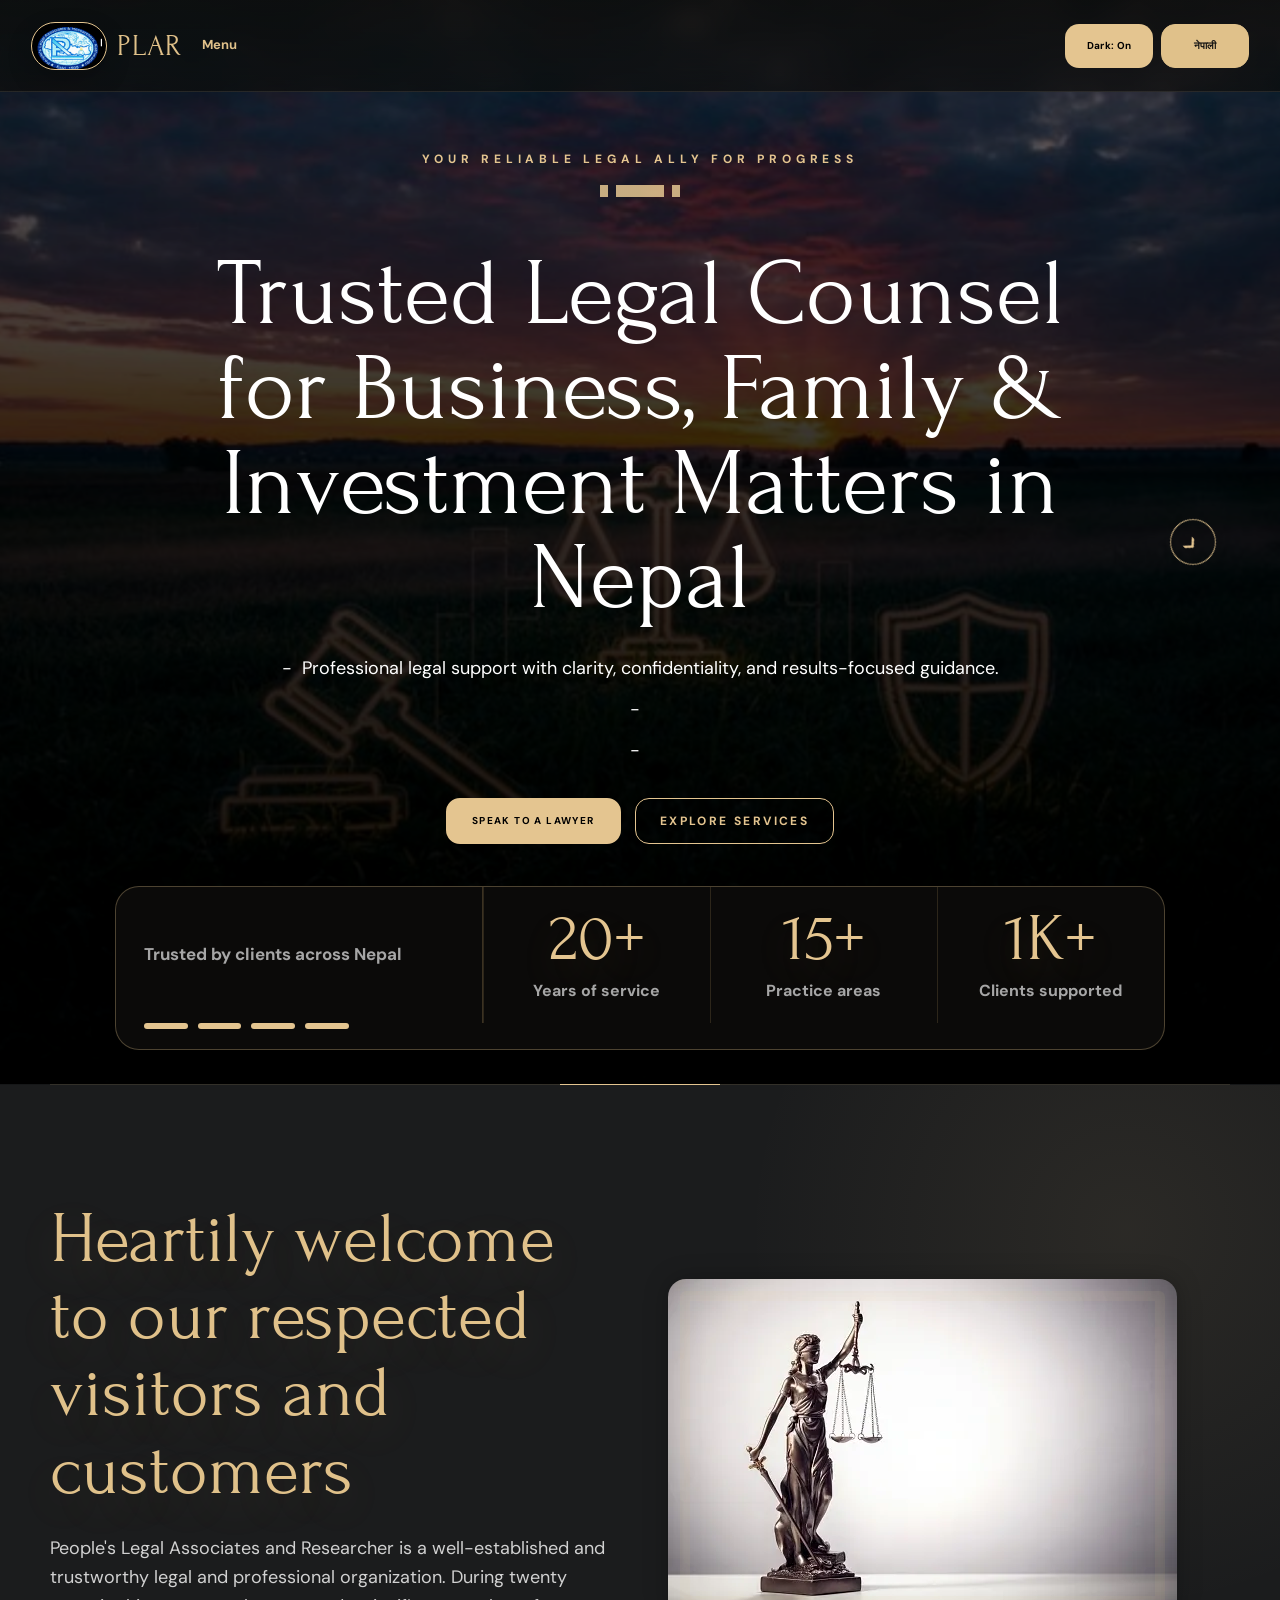
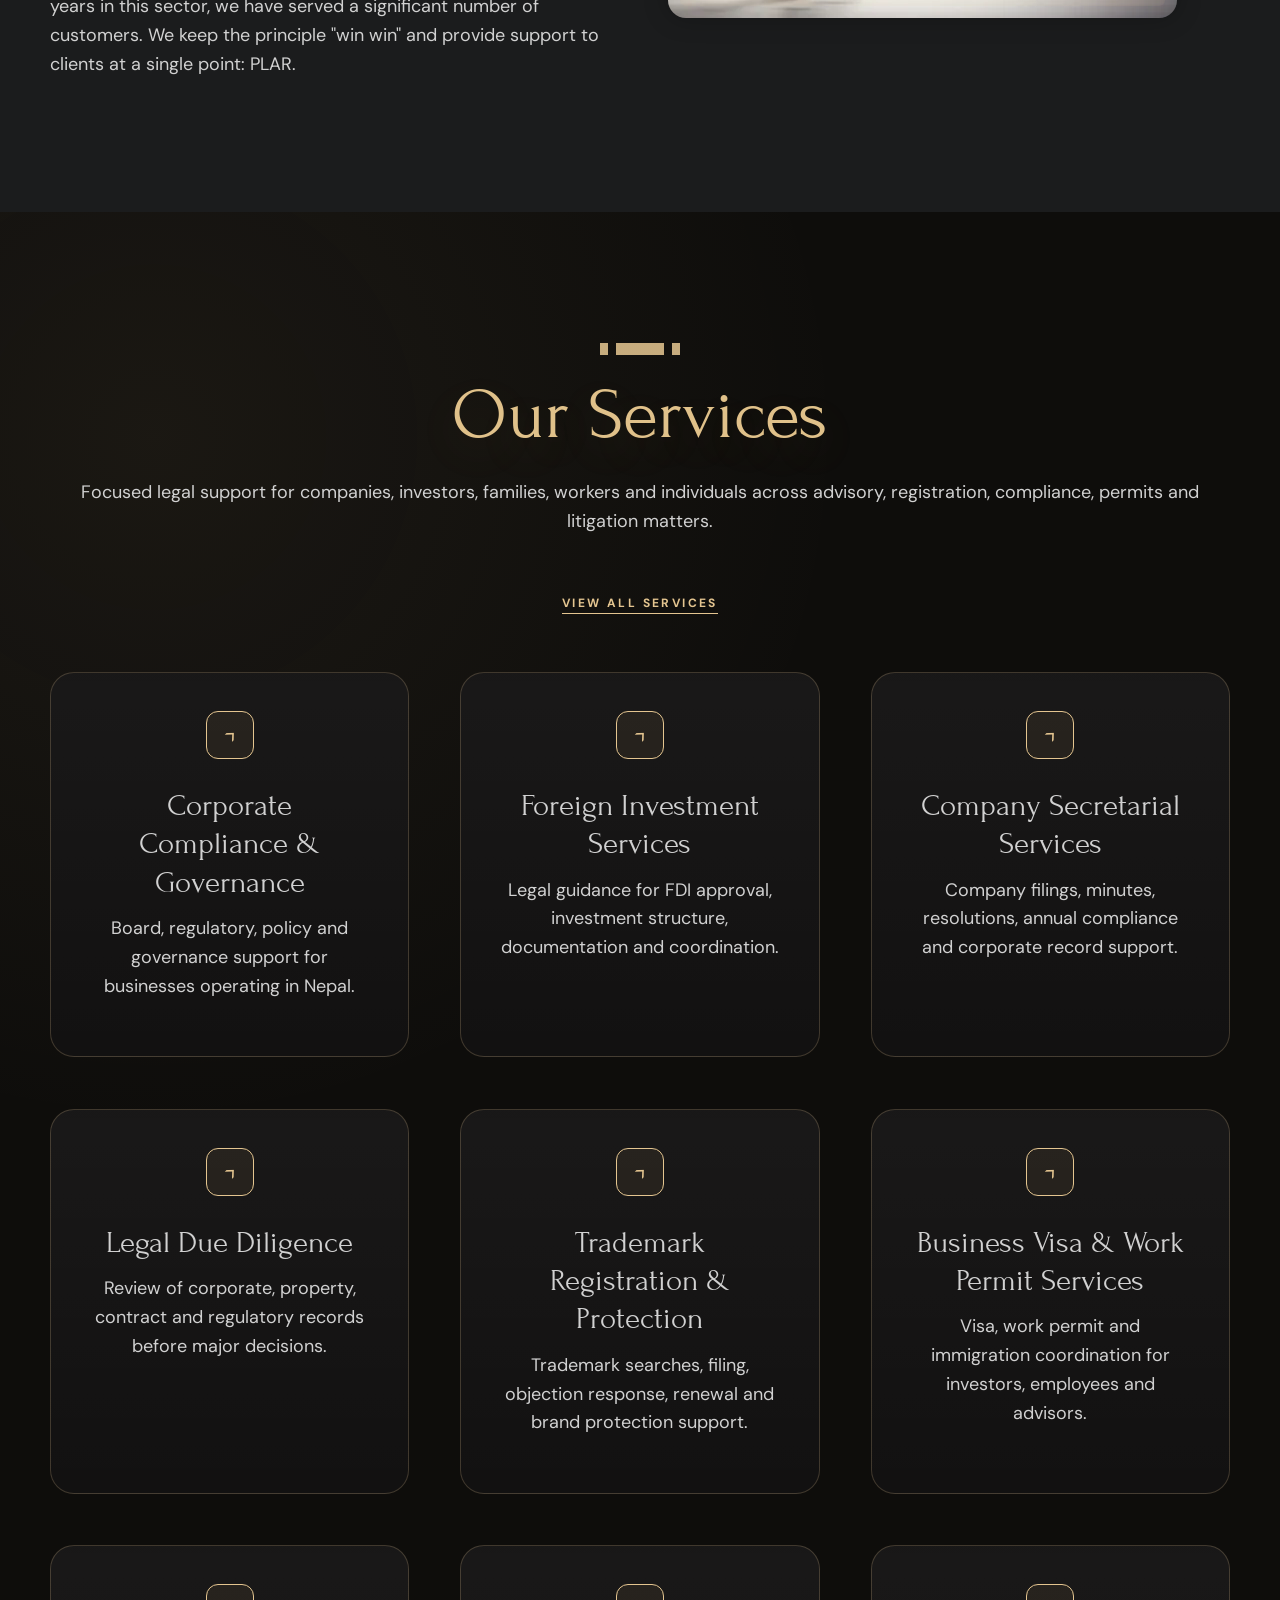
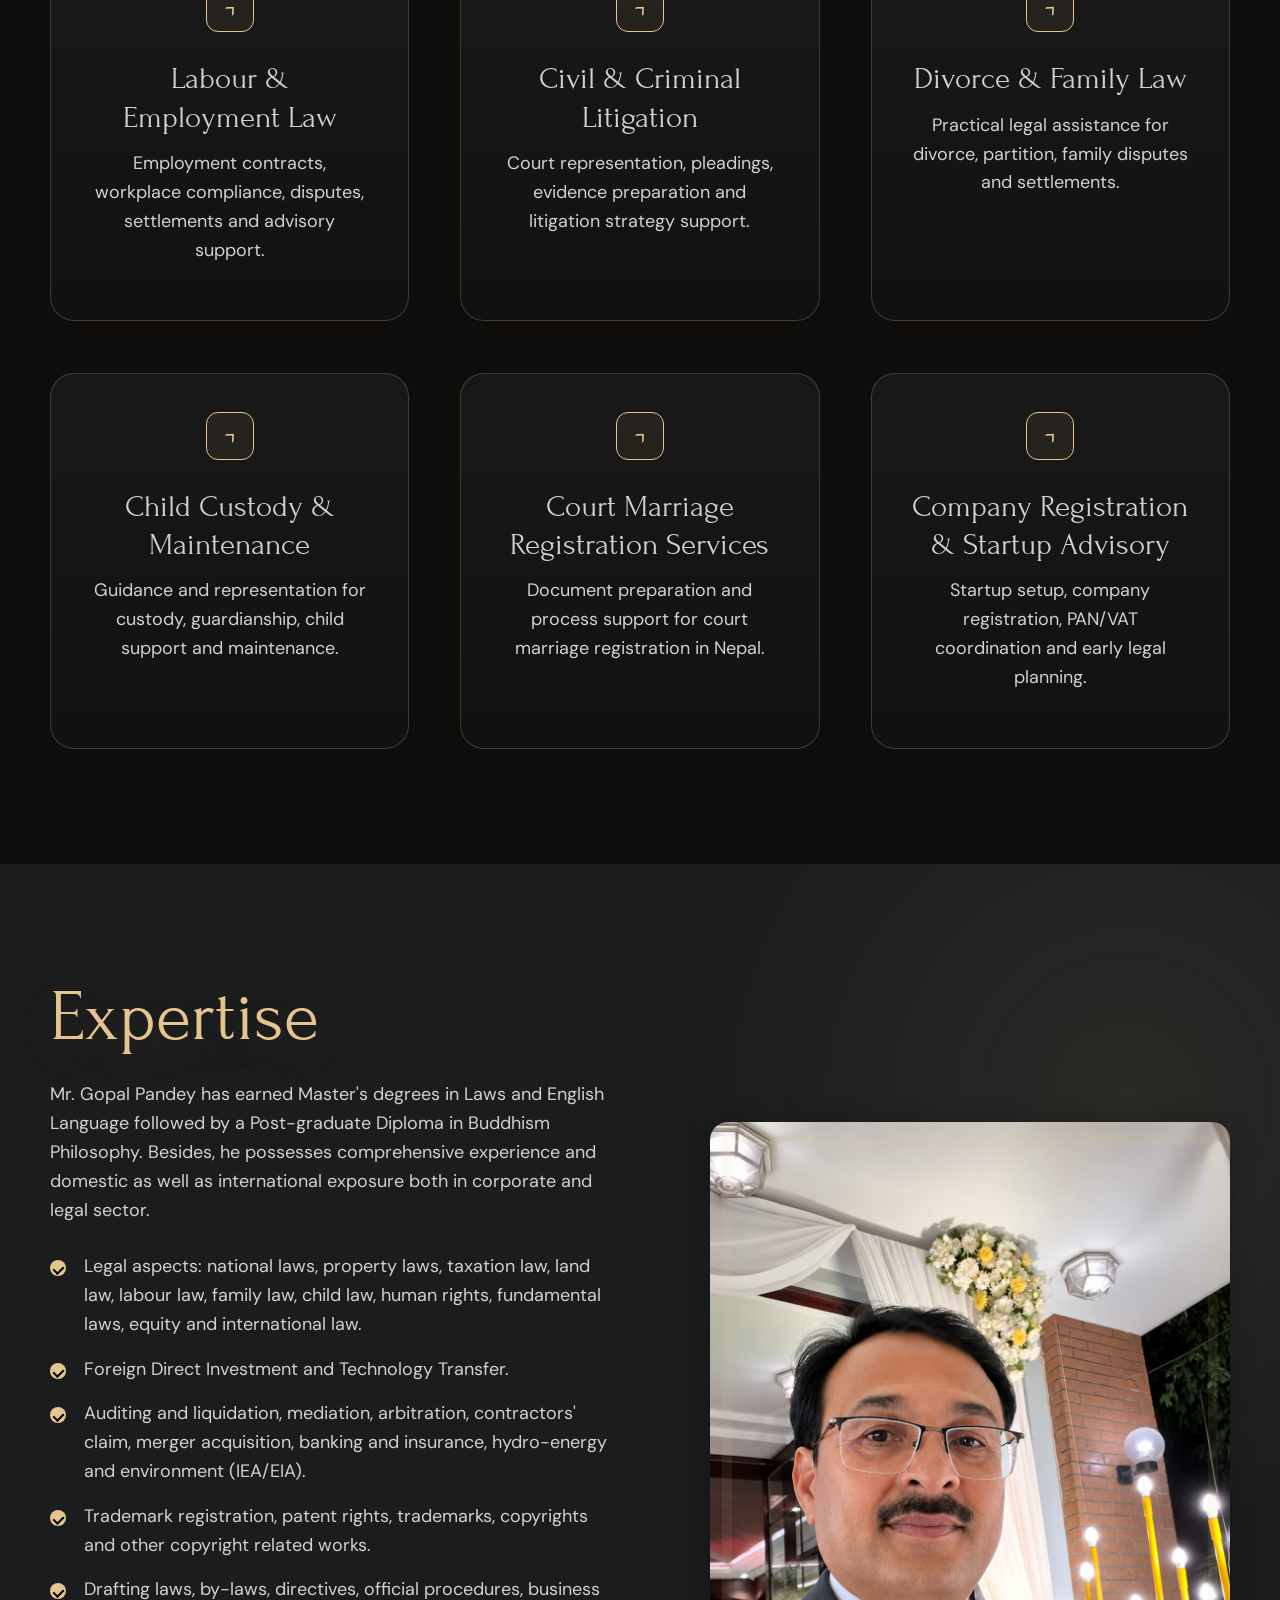
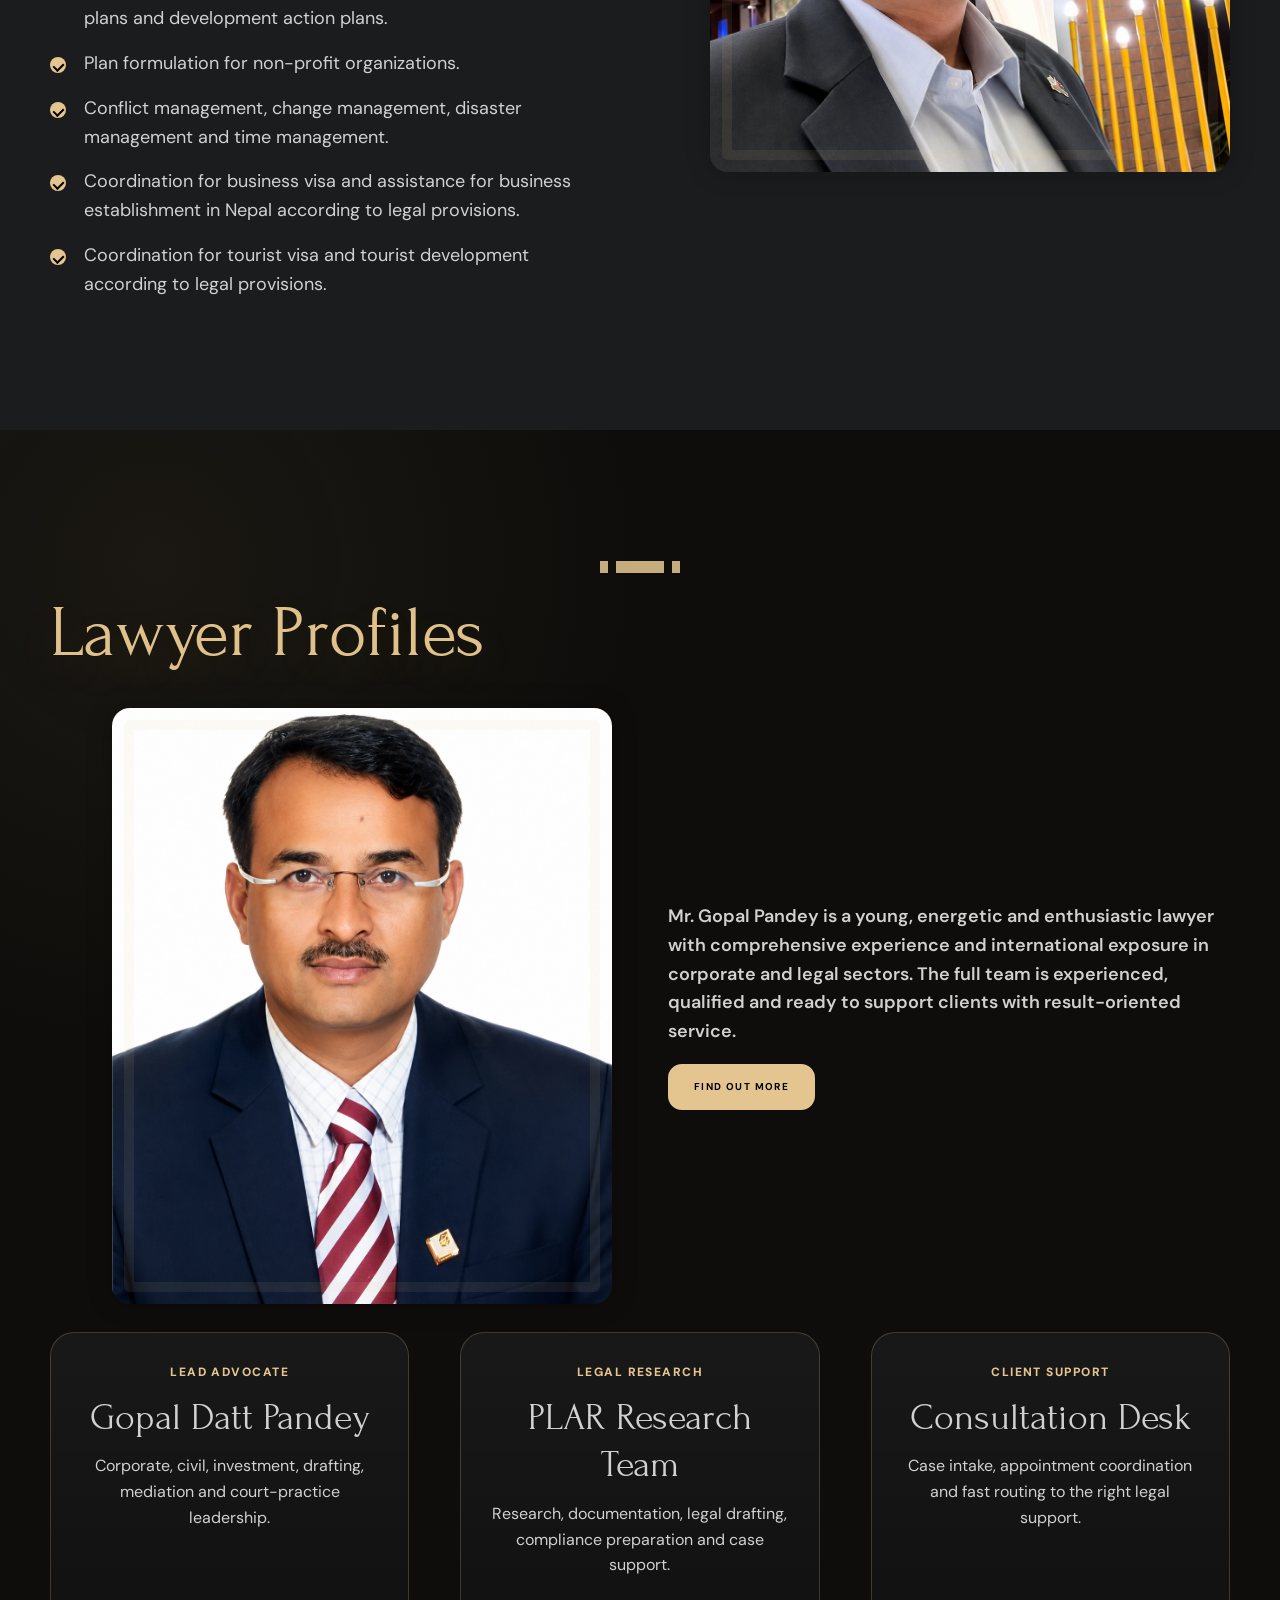
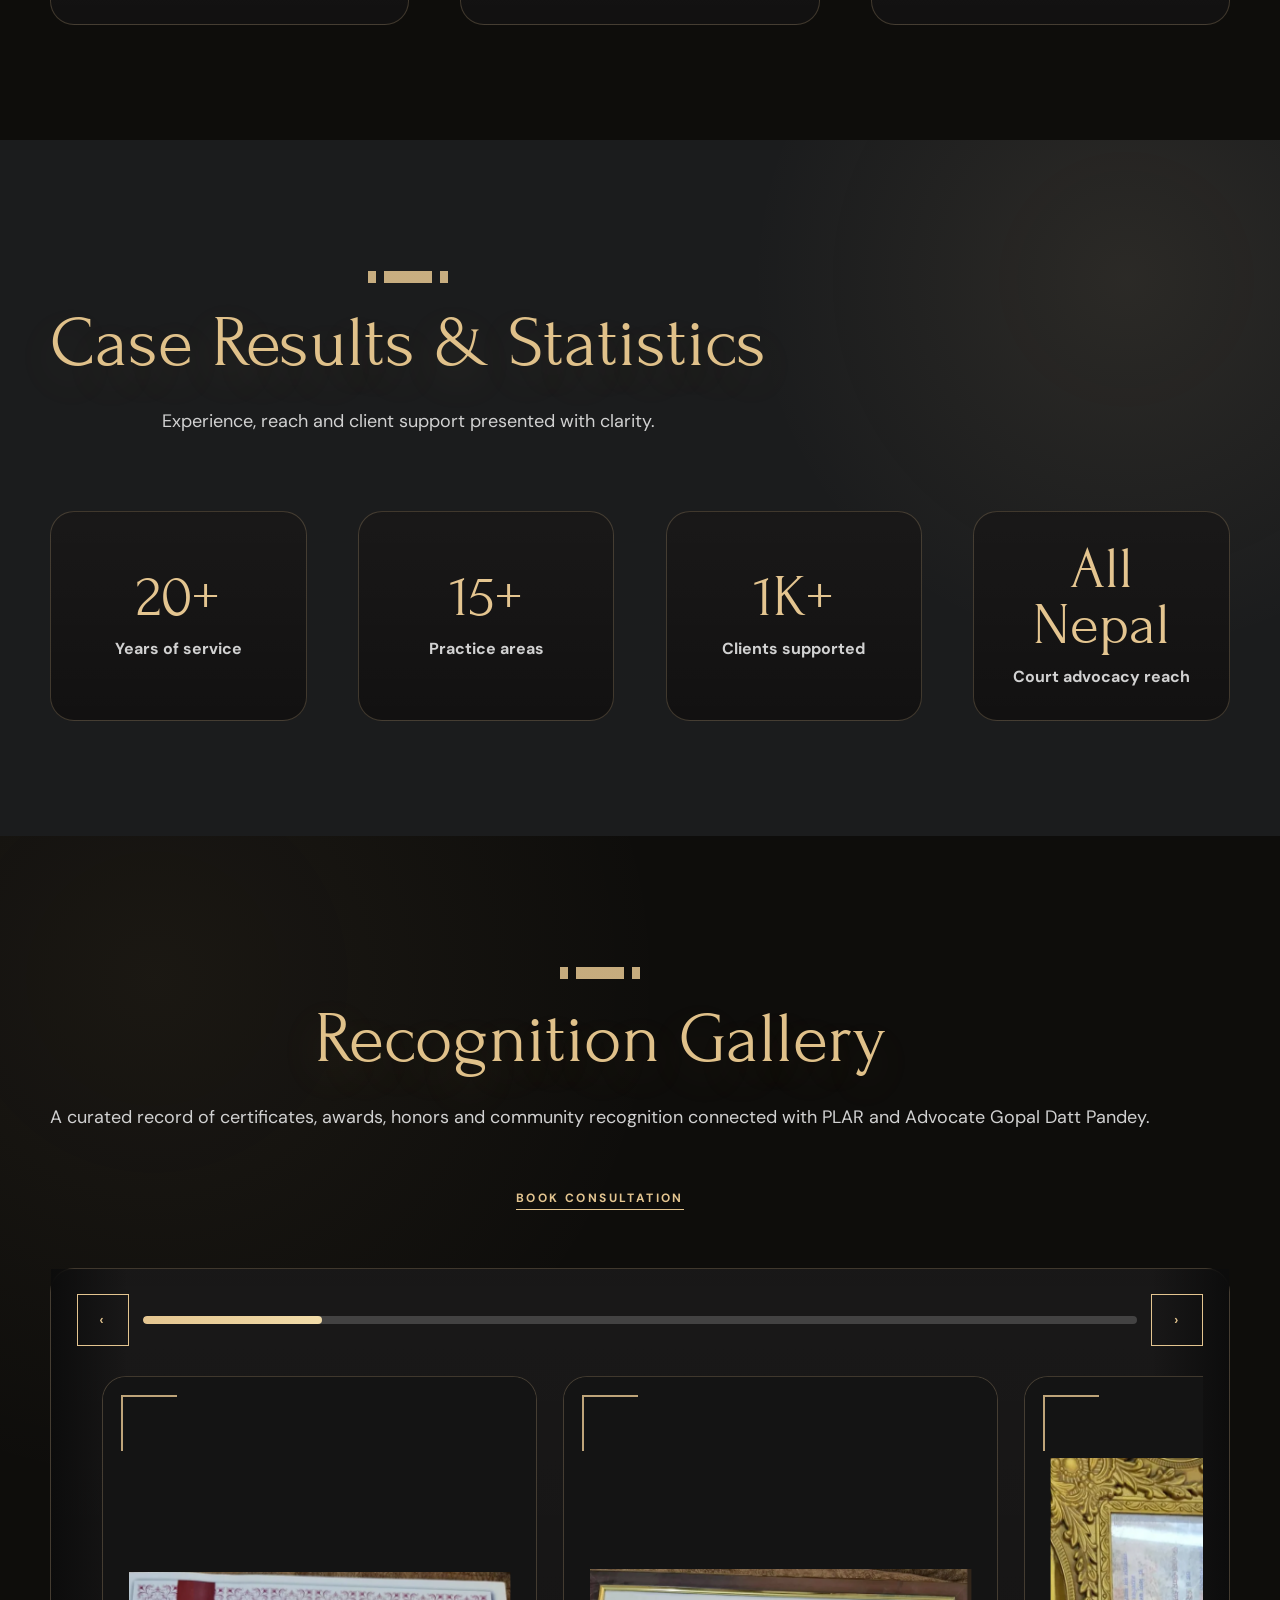
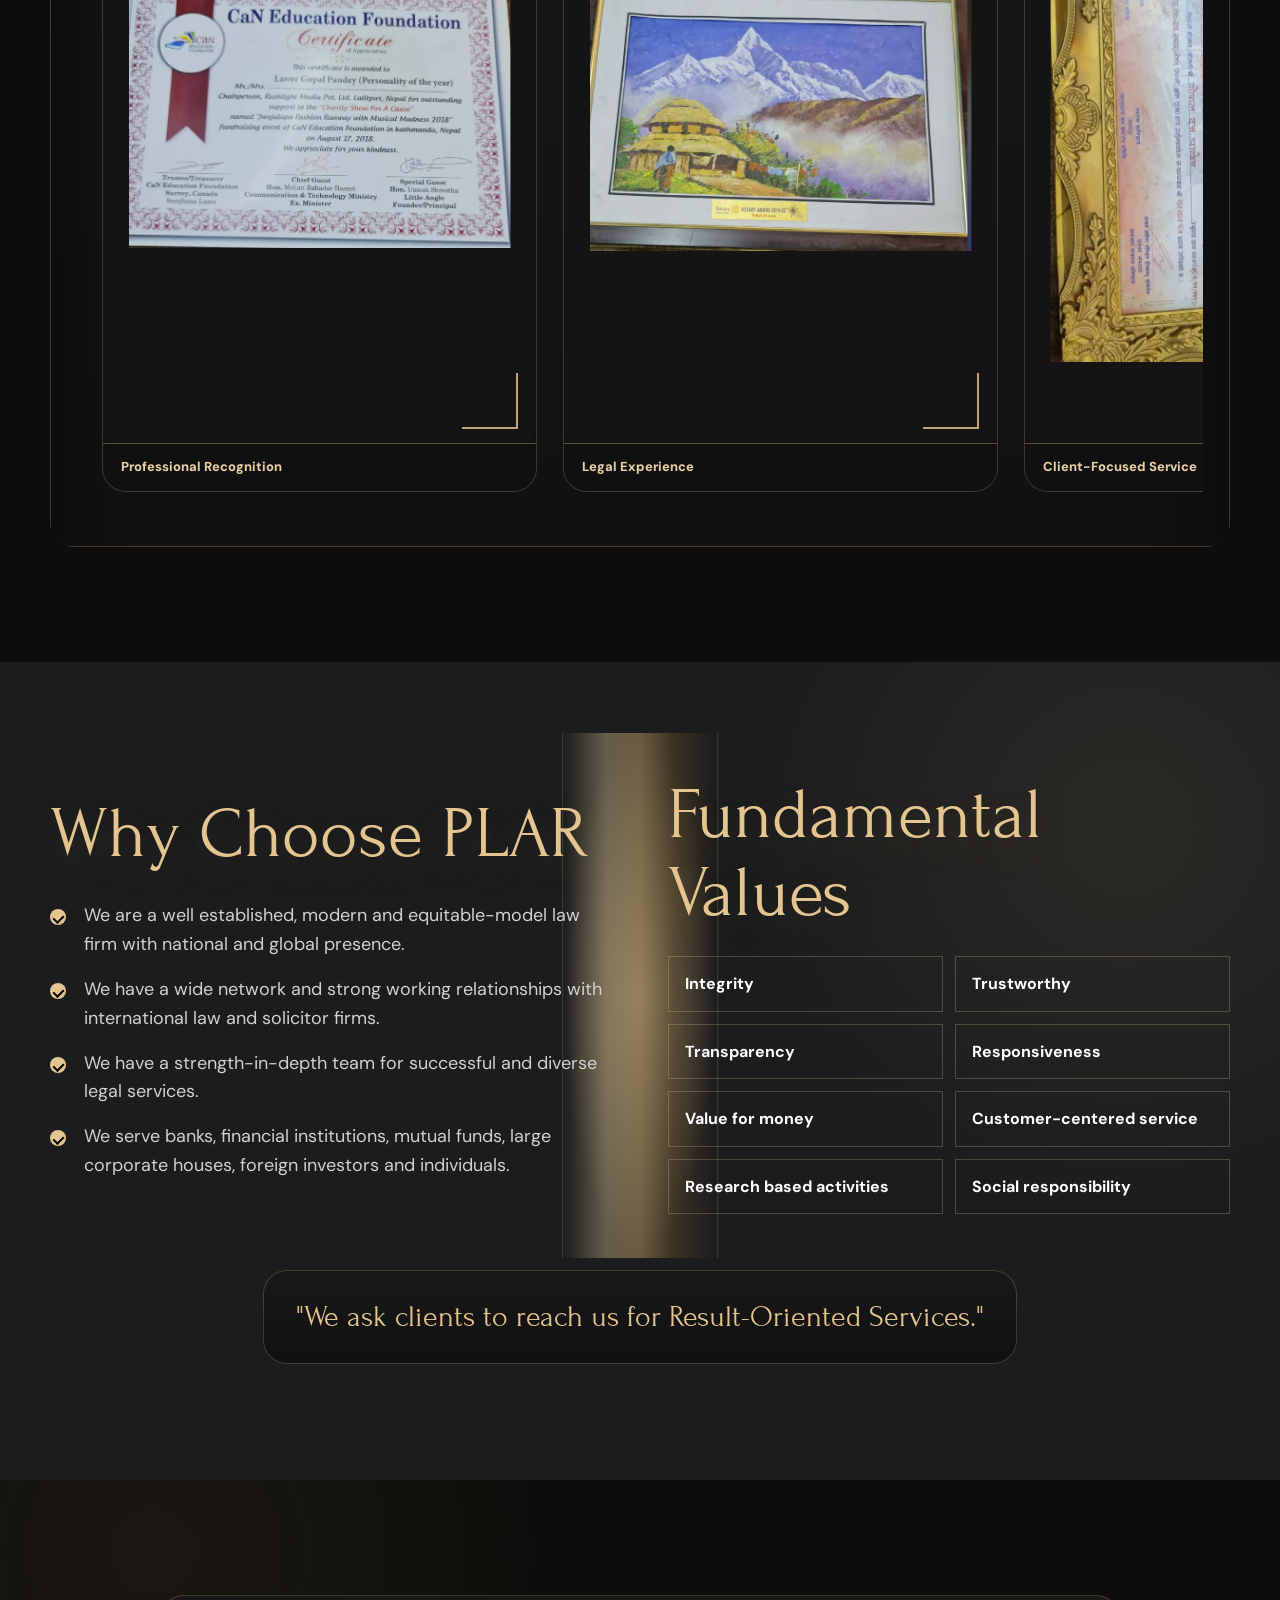
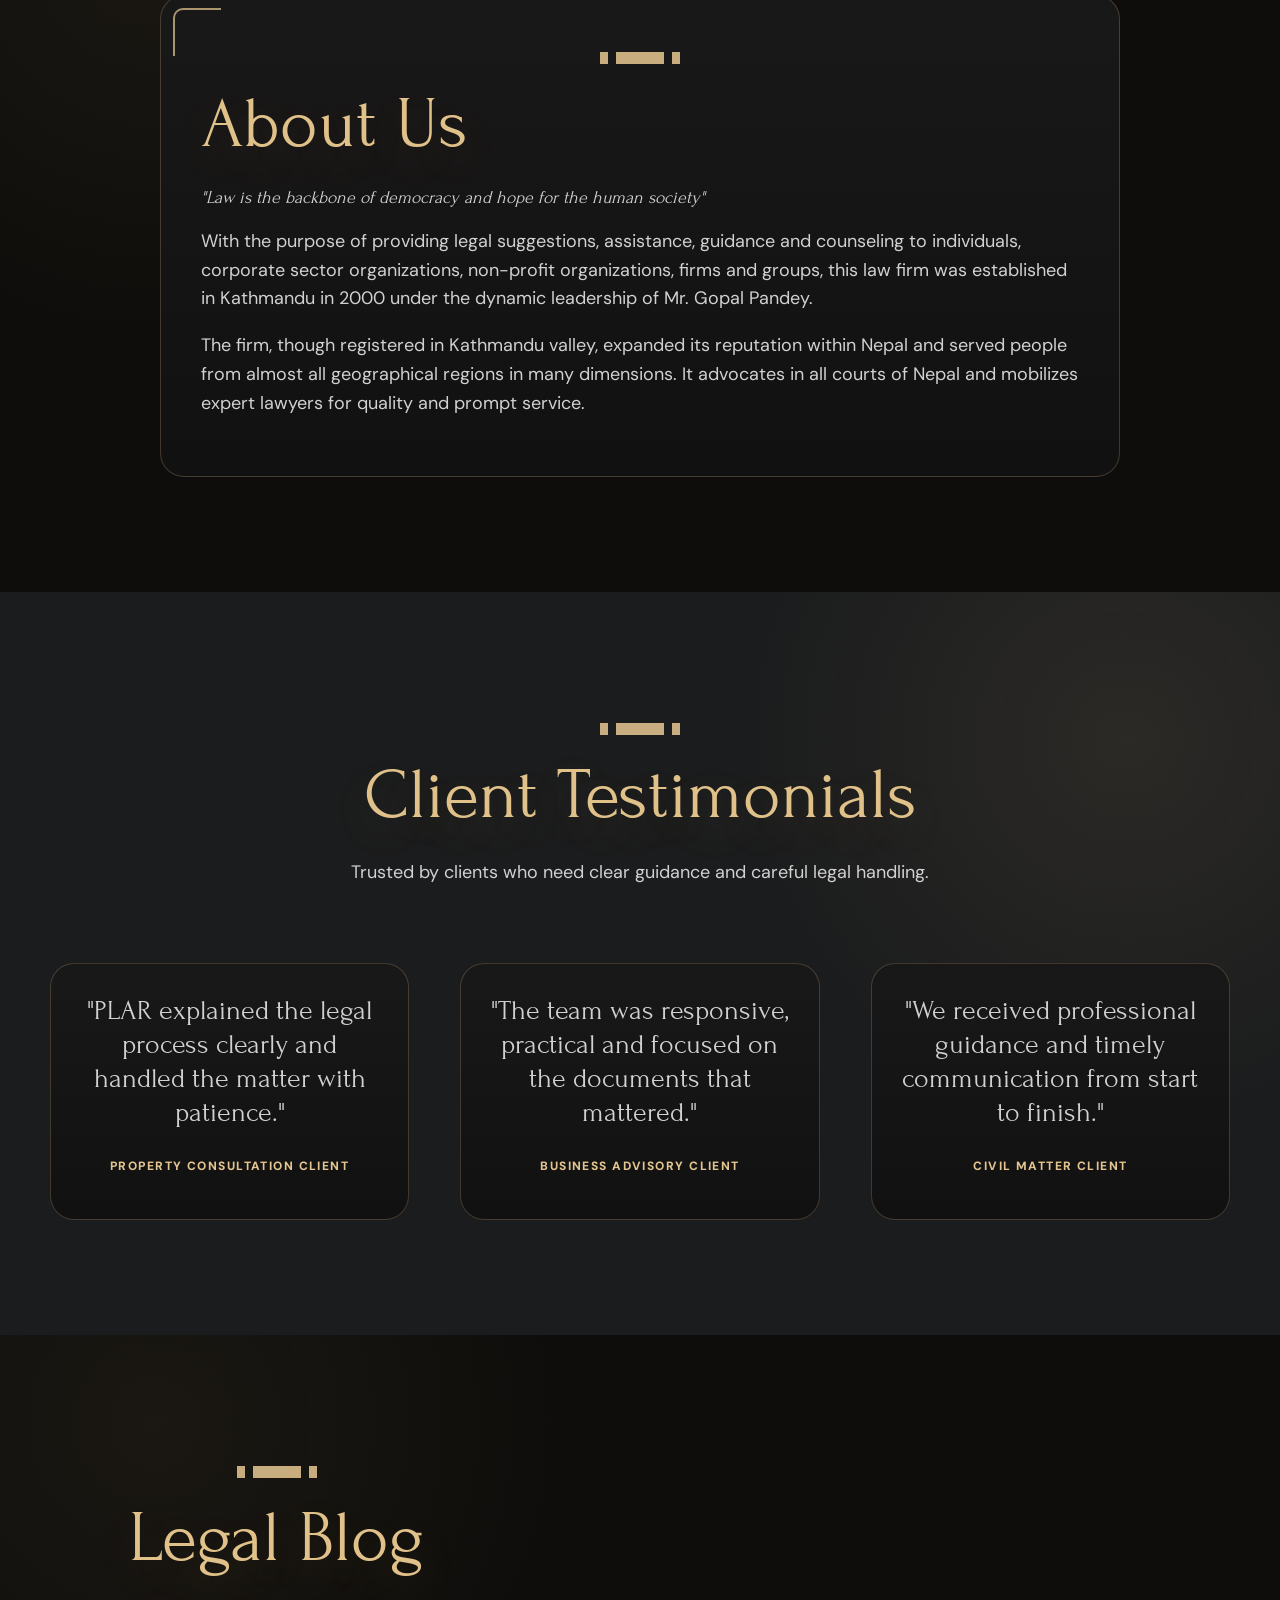
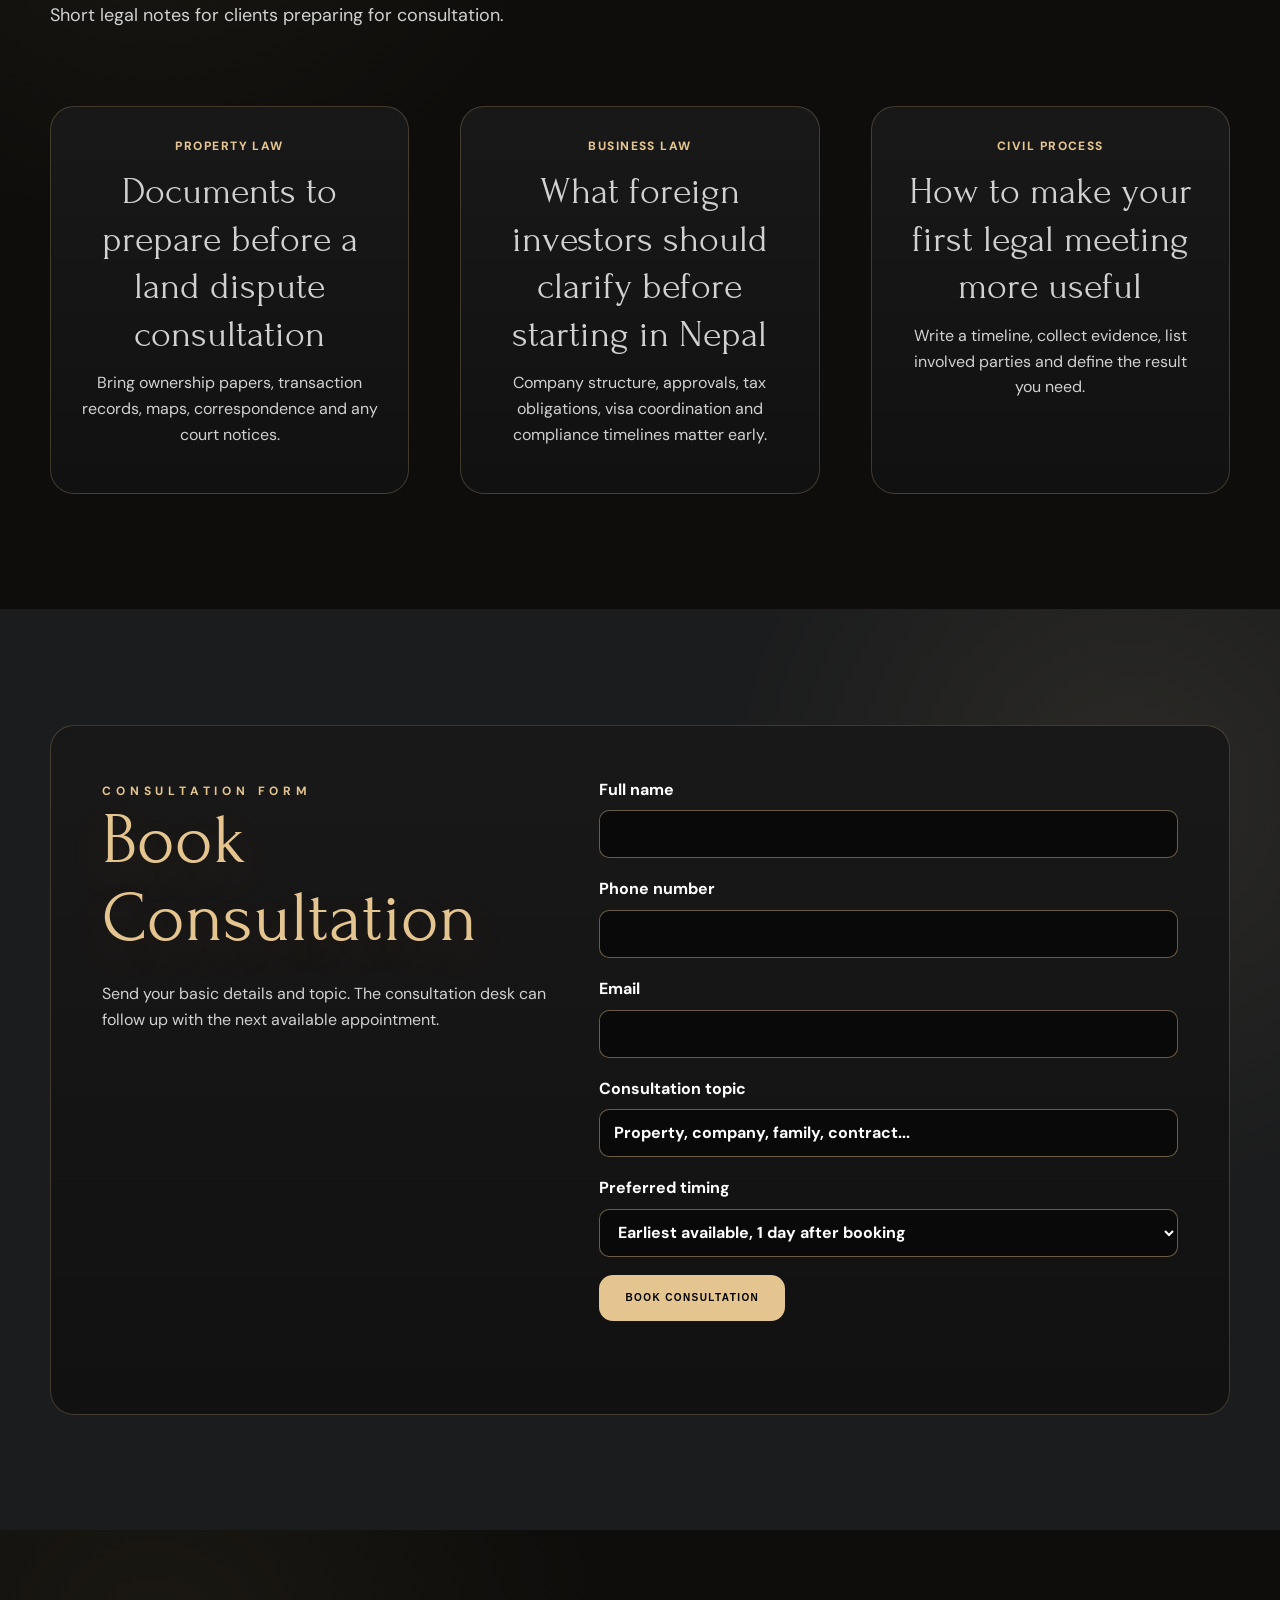
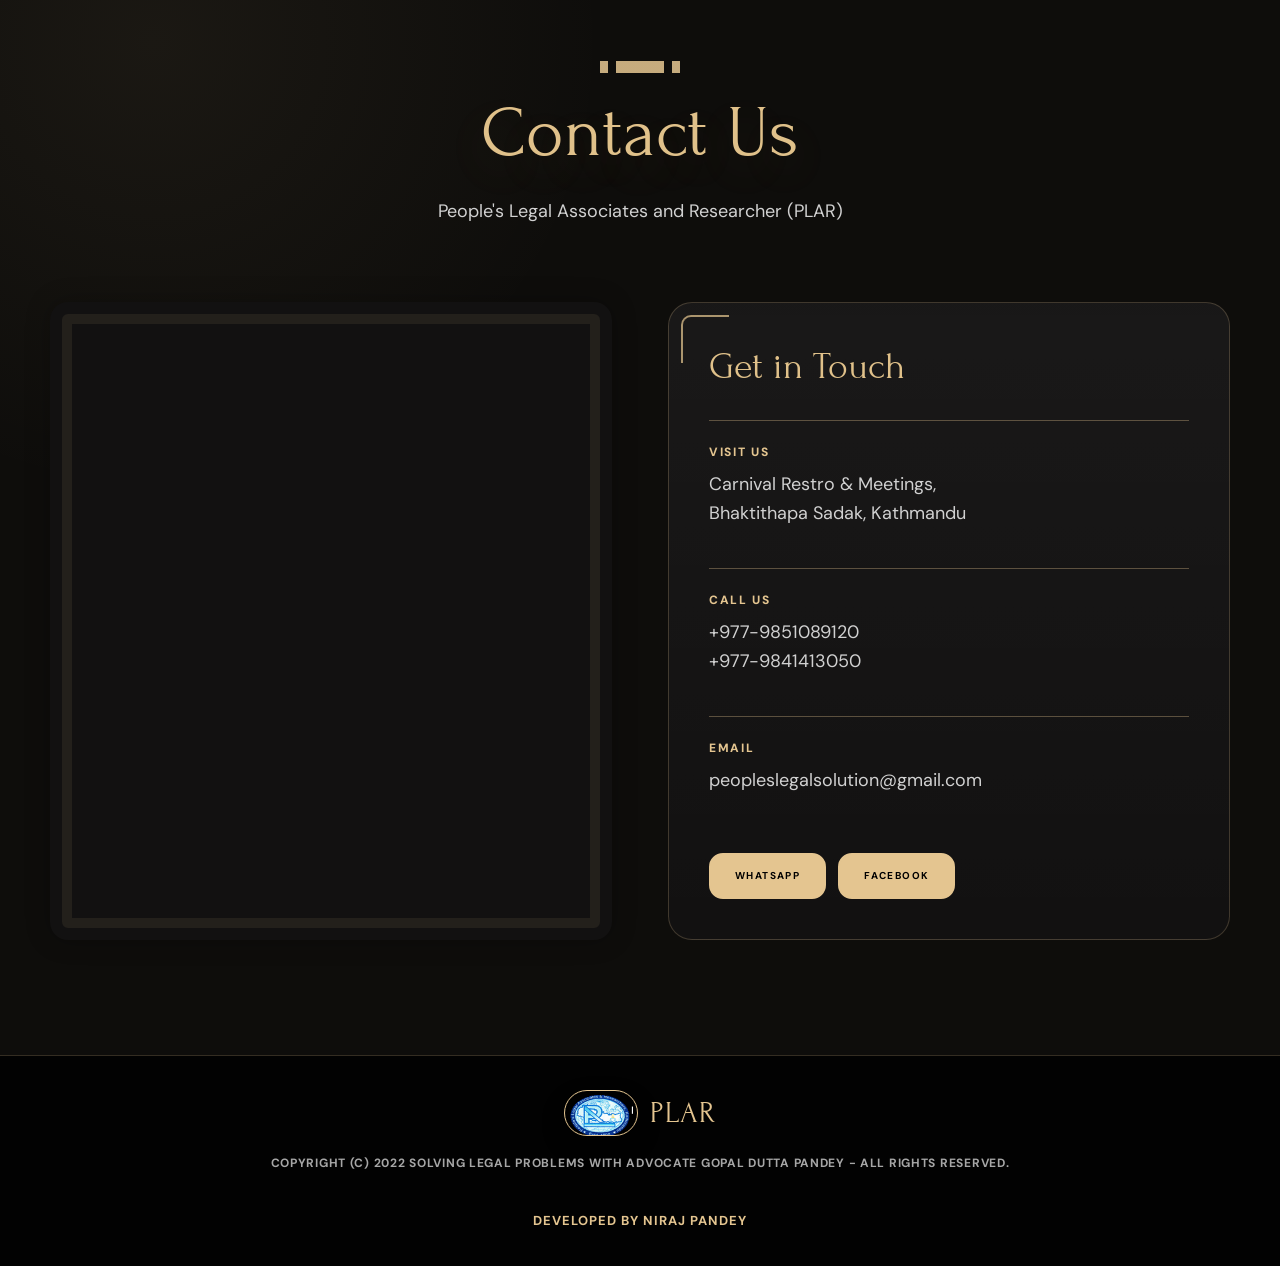
<file: index.html>
<!DOCTYPE html>
<html lang="en">
<head>
  <meta charset="UTF-8">
  <meta name="viewport" content="width=device-width, initial-scale=1.0">
  <title>PLAR | People's Legal Associates and Researcher - Law Firm Nepal</title>
  <meta name="description" content="People's Legal Associates and Researcher (PLAR) provides legal consultation, corporate compliance, foreign investment, family law, litigation, trademarks and court marriage services in Nepal.">
  <meta name="robots" content="index, follow">
  <meta name="theme-color" content="#111111">
  <link rel="canonical" href="https://www.plar.com.np/">
  <meta property="og:type" content="website">
  <meta property="og:title" content="PLAR - People's Legal Associates and Researcher">
  <meta property="og:description" content="Trusted legal counsel for business, family and investment matters in Nepal.">
  <meta property="og:url" content="https://www.plar.com.np/">
  <meta property="og:image" content="https://www.plar.com.np/plar-preview.png">
  <meta name="twitter:card" content="summary_large_image">
  <link rel="preconnect" href="https://fonts.googleapis.com">
  <link rel="preconnect" href="https://fonts.gstatic.com" crossorigin>
  <link rel="preload" as="image" href="public/home/1.jpg" fetchpriority="high">
  <link href="https://fonts.googleapis.com/css2?family=DM+Sans:wght@400;700&family=Forum&family=Inter:wght@400;500;600;700;800&family=Playfair+Display:wght@500;600;700&display=swap" rel="stylesheet">
  <link rel="stylesheet" href="css/legal.css?v=31">
</head>
<body data-theme="light">
  <header class="site-header">
    <a class="brand" href="#home" aria-label="PLAR home">
      <span class="brand-mark"><img src="public/home/plar-seal-full.png" width="214" height="140" alt="PLAR logo" decoding="async"></span>
      <span class="brand-text">PLAR</span>
    </a>
    <button class="menu-toggle" type="button" aria-label="Toggle navigation" data-i18n="menu">Menu</button>
    <nav class="site-nav" aria-label="Primary navigation">
      <a href="#home" data-i18n="navHome">Home</a>
      <a href="#services" data-i18n="navServices">Services</a>
      <a href="#expertise" data-i18n="navExpertise">Expertise</a>
      <a href="#results" data-i18n="navResultsValues">Results & Values</a>
      <a href="#gallery" data-i18n="navGalleryBlog">Gallery & Blog</a>
      <a href="#about" data-i18n="navAbout">About Us</a>
      <a href="#contact" data-i18n="navContact">Contact Us</a>
    </nav>
    <div class="site-actions" aria-label="Display options">
      <button type="button" class="theme-toggle" data-theme-toggle data-i18n="darkModeOff">Dark: Off</button>
      <button type="button" class="language-toggle" data-lang-toggle data-i18n="languageButton">नेपाली</button>
      <a class="header-cta" href="consultation.html#booking" data-i18n="bookConsultation">Book Consultation</a>
    </div>
  </header>

  <main id="home">
    <section class="hero section">
      <div class="hero-shell wrap">
        <div class="hero-stage" aria-label="Legal image showcase">
          <img class="hero-slide is-active" src="public/home/1.jpg" width="740" height="494" alt="Law wallpaper" fetchpriority="high" decoding="async">
          <img class="hero-slide" src="public/home/2.jpg" width="900" height="350" alt="Court and justice wallpaper" loading="lazy" decoding="async">
          <img class="hero-slide" src="public/home/scales-books.jpg" width="2500" height="2500" alt="Scales of justice on antique law books" loading="lazy" decoding="async">
          <img class="hero-slide" src="public/home/background.jpg" width="735" height="413" alt="Legal office background" loading="lazy" decoding="async">
        </div>
        <div class="hero-scrim" aria-hidden="true"></div>
        <button class="hero-next" type="button" aria-label="Next wallpaper">›</button>
        <div class="hero-content">
          <p class="hero-kicker" data-i18n="heroKicker">Your reliable legal ally for progress</p>
          <h1 data-i18n="heroTitle">Trusted Legal Counsel for Business, Family &amp; Investment Matters in Nepal</h1>
          <ul class="hero-points">
            <li data-i18n="heroPointOne">Professional legal support with clarity, confidentiality, and results-focused guidance.</li>
            <li data-i18n="heroPointTwo"></li>
            <li data-i18n="heroPointThree"></li>
          </ul>
          <div class="hero-buttons">
            <a class="primary-button" href="consultation.html#booking" data-i18n="speakLawyer">Speak to a Lawyer</a>
            <a class="secondary-button" href="#services" data-i18n="exploreServices">Explore Services</a>
          </div>
        </div>
        <div class="hero-footer">
          <p data-i18n="trustedBy">Trusted by clients across Nepal</p>
          <div class="metric"><strong>20+</strong><span data-i18n="yearsPractice">Years of service</span></div>
          <div class="metric"><strong>15+</strong><span data-i18n="practiceAreas">Practice areas</span></div>
          <div class="metric"><strong>1K+</strong><span data-i18n="clientsServed">Clients supported</span></div>
          <div class="hero-progress" aria-label="Wallpaper position">
            <button type="button" class="is-active" aria-label="Show wallpaper 1"></button>
            <button type="button" aria-label="Show wallpaper 2"></button>
            <button type="button" aria-label="Show wallpaper 3"></button>
            <button type="button" aria-label="Show wallpaper 4"></button>
          </div>
        </div>
      </div>
    </section>

    <div class="wrap gold-line-divider" aria-hidden="true"><span></span></div>

    <section class="welcome section soft-band">
      <div class="wrap split">
        <div>
          <h2 data-i18n="welcomeTitle">Heartily welcome to our respected visitors and customers</h2>
          <p data-i18n="welcomeBody">People's Legal Associates and Researcher is a well-established and trustworthy legal and professional organization. During twenty years in this sector, we have served a significant number of customers. We keep the principle "win win" and provide support to clients at a single point: PLAR.</p>
        </div>
        <img src="public/home/welcome.webp" alt="Welcome at People's Legal Associates and Researcher" loading="lazy" decoding="async">
      </div>
    </section>

    <section id="services" class="section">
      <div class="wrap section-head">
        <div>
          <h2 data-i18n="servicesTitle">Our Services</h2>
          <p data-i18n="servicesBody">Focused legal support for companies, investors, families, workers and individuals across advisory, registration, compliance, permits and litigation matters.</p>
        </div>
        <a class="text-link" href="#contact" data-i18n="viewServices">View all services</a>
      </div>
      <div class="wrap service-grid">
        <article>
          <span class="icon-arrow" aria-hidden="true"></span>
          <h3 data-i18n="serviceOneTitle">Corporate Compliance & Governance</h3>
          <p data-i18n="serviceOneBody">Board, regulatory, policy and governance support for businesses operating in Nepal.</p>
        </article>
        <article>
          <span class="icon-arrow" aria-hidden="true"></span>
          <h3 data-i18n="serviceTwoTitle">Foreign Investment Services</h3>
          <p data-i18n="serviceTwoBody">Legal guidance for FDI approval, investment structure, documentation and coordination.</p>
        </article>
        <article>
          <span class="icon-arrow" aria-hidden="true"></span>
          <h3 data-i18n="serviceThreeTitle">Company Secretarial Services</h3>
          <p data-i18n="serviceThreeBody">Company filings, minutes, resolutions, annual compliance and corporate record support.</p>
        </article>
        <article>
          <span class="icon-arrow" aria-hidden="true"></span>
          <h3 data-i18n="serviceFourTitle">Legal Due Diligence</h3>
          <p data-i18n="serviceFourBody">Review of corporate, property, contract and regulatory records before major decisions.</p>
        </article>
        <article>
          <span class="icon-arrow" aria-hidden="true"></span>
          <h3 data-i18n="serviceFiveTitle">Trademark Registration & Protection</h3>
          <p data-i18n="serviceFiveBody">Trademark searches, filing, objection response, renewal and brand protection support.</p>
        </article>
        <article>
          <span class="icon-arrow" aria-hidden="true"></span>
          <h3 data-i18n="serviceSixTitle">Business Visa & Work Permit Services</h3>
          <p data-i18n="serviceSixBody">Visa, work permit and immigration coordination for investors, employees and advisors.</p>
        </article>
        <article>
          <span class="icon-arrow" aria-hidden="true"></span>
          <h3 data-i18n="serviceSevenTitle">Labour & Employment Law</h3>
          <p data-i18n="serviceSevenBody">Employment contracts, workplace compliance, disputes, settlements and advisory support.</p>
        </article>
        <article>
          <span class="icon-arrow" aria-hidden="true"></span>
          <h3 data-i18n="serviceEightTitle">Civil & Criminal Litigation</h3>
          <p data-i18n="serviceEightBody">Court representation, pleadings, evidence preparation and litigation strategy support.</p>
        </article>
        <article>
          <span class="icon-arrow" aria-hidden="true"></span>
          <h3 data-i18n="serviceNineTitle">Divorce & Family Law</h3>
          <p data-i18n="serviceNineBody">Practical legal assistance for divorce, partition, family disputes and settlements.</p>
        </article>
        <article>
          <span class="icon-arrow" aria-hidden="true"></span>
          <h3 data-i18n="serviceTenTitle">Child Custody & Maintenance</h3>
          <p data-i18n="serviceTenBody">Guidance and representation for custody, guardianship, child support and maintenance.</p>
        </article>
        <article>
          <span class="icon-arrow" aria-hidden="true"></span>
          <h3 data-i18n="serviceElevenTitle">Court Marriage Registration Services</h3>
          <p data-i18n="serviceElevenBody">Document preparation and process support for court marriage registration in Nepal.</p>
        </article>
        <article>
          <span class="icon-arrow" aria-hidden="true"></span>
          <h3 data-i18n="serviceTwelveTitle">Company Registration & Startup Advisory</h3>
          <p data-i18n="serviceTwelveBody">Startup setup, company registration, PAN/VAT coordination and early legal planning.</p>
        </article>
      </div>
    </section>

    <section id="expertise" class="section soft-band">
      <div class="wrap expert-layout">
        <div>
          <h2 data-i18n="expertiseTitle">Expertise</h2>
          <p data-i18n="expertiseBody">Mr. Gopal Pandey has earned Master's degrees in Laws and English Language followed by a Post-graduate Diploma in Buddhism Philosophy. Besides, he possesses comprehensive experience and domestic as well as international exposure both in corporate and legal sector.</p>
          <ul class="check-list">
            <li data-i18n="expertiseOne">Legal aspects: national laws, property laws, taxation law, land law, labour law, family law, child law, human rights, fundamental laws, equity and international law.</li>
            <li data-i18n="expertiseTwo">Foreign Direct Investment and Technology Transfer.</li>
            <li data-i18n="expertiseThree">Auditing and liquidation, mediation, arbitration, contractors' claim, merger acquisition, banking and insurance, hydro-energy and environment (IEA/EIA).</li>
            <li data-i18n="expertiseFour">Trademark registration, patent rights, trademarks, copyrights and other copyright related works.</li>
            <li data-i18n="expertiseFive">Drafting laws, by-laws, directives, official procedures, business plans and development action plans.</li>
            <li data-i18n="expertiseSix">Plan formulation for non-profit organizations.</li>
            <li data-i18n="expertiseSeven">Conflict management, change management, disaster management and time management.</li>
            <li data-i18n="expertiseEight">Coordination for business visa and assistance for business establishment in Nepal according to legal provisions.</li>
            <li data-i18n="expertiseNine">Coordination for tourist visa and tourist development according to legal provisions.</li>
          </ul>
        </div>
        <img class="profile-photo" src="public/home/gopal-pandey-profile.png" width="1052" height="1494" alt="Mr. Gopal Pandey" loading="lazy" decoding="async">
      </div>
    </section>

    <section class="section lawyer-section">
      <div class="wrap">
        <h2 data-i18n="lawyerTitle">Lawyer Profiles</h2>
        <div class="lawyer-layout">
          <img src="public/home/gopal-hero.png" width="1149" height="1368" alt="Lawyer portrait" loading="lazy" decoding="async">
          <div>
            <p data-i18n="lawyerBody">Mr. Gopal Pandey is a young, energetic and enthusiastic lawyer with comprehensive experience and international exposure in corporate and legal sectors. The full team is experienced, qualified and ready to support clients with result-oriented service.</p>
            <a class="dark-button" href="#about" data-i18n="findMore">Find Out More</a>
          </div>
        </div>
        <div class="profile-grid">
          <article>
            <span data-i18n="profileOneRole">Lead Advocate</span>
            <h3>Gopal Datt Pandey</h3>
            <p data-i18n="profileOneBody">Corporate, civil, investment, drafting, mediation and court-practice leadership.</p>
          </article>
          <article>
            <span data-i18n="profileTwoRole">Legal Research</span>
            <h3 data-i18n="profileTwoName">PLAR Research Team</h3>
            <p data-i18n="profileTwoBody">Research, documentation, legal drafting, compliance preparation and case support.</p>
          </article>
          <article>
            <span data-i18n="profileThreeRole">Client Support</span>
            <h3 data-i18n="profileThreeName">Consultation Desk</h3>
            <p data-i18n="profileThreeBody">Case intake, appointment coordination and fast routing to the right legal support.</p>
          </article>
        </div>
      </div>
    </section>

    <section id="results" class="section results-section">
      <div class="wrap section-head">
        <div>
          <h2 data-i18n="resultsTitle">Case Results & Statistics</h2>
          <p data-i18n="resultsBody">Experience, reach and client support presented with clarity.</p>
        </div>
      </div>
      <div class="wrap results-grid">
        <article><strong>20+</strong><span data-i18n="yearsPractice">Years of service</span></article>
        <article><strong>15+</strong><span data-i18n="practiceAreas">Practice areas</span></article>
        <article><strong>1K+</strong><span data-i18n="clientsServed">Clients supported</span></article>
        <article><strong data-i18n="allNepal">All Nepal</strong><span data-i18n="courtReach">Court advocacy reach</span></article>
      </div>
    </section>

    <section id="gallery" class="section soft-band gallery-section">
      <div class="wrap section-head">
        <div>
          <h2 data-i18n="galleryTitle">Recognition Gallery</h2>
          <p data-i18n="galleryBody">A curated record of certificates, awards, honors and community recognition connected with PLAR and Advocate Gopal Datt Pandey.</p>
        </div>
        <a class="text-link" href="consultation.html#booking" data-i18n="bookConsultation">Book Consultation</a>
      </div>
      <div class="wrap gallery-library">
        <div class="gallery-toolbar" aria-label="Certificate gallery controls">
          <button class="gallery-control" type="button" data-gallery-prev aria-label="Previous certificate">‹</button>
          <div class="gallery-rail" aria-hidden="true"><span></span></div>
          <button class="gallery-control" type="button" data-gallery-next aria-label="Next certificate">›</button>
        </div>
        <div class="gallery-grid" data-gallery-track>
          <figure class="gallery-card">
            <img src="public/expertise/Screenshot%202026-06-01%20141156.png" alt="PLAR gallery image" loading="lazy" decoding="async">
            <figcaption data-i18n="galleryOne">Professional Recognition</figcaption>
          </figure>
          <figure class="gallery-card">
            <img src="public/expertise/Screenshot%202026-06-01%20141212.png" alt="PLAR gallery image" loading="lazy" decoding="async">
            <figcaption data-i18n="galleryTwo">Legal Experience</figcaption>
          </figure>
          <figure class="gallery-card">
            <img src="public/expertise/Screenshot%202026-06-01%20141230.png" alt="PLAR gallery image" loading="lazy" decoding="async">
            <figcaption data-i18n="galleryThree">Client-Focused Service</figcaption>
          </figure>
          <figure class="gallery-card">
            <img src="public/expertise/Screenshot%202026-06-01%20141250.png" alt="PLAR gallery image" loading="lazy" decoding="async">
            <figcaption data-i18n="galleryFour">Court Practice</figcaption>
          </figure>
          <figure class="gallery-card">
            <img src="public/expertise/Screenshot%202026-06-01%20141303.png" alt="PLAR gallery image" loading="lazy" decoding="async">
            <figcaption data-i18n="galleryFive">Legal Advisory</figcaption>
          </figure>
          <figure class="gallery-card">
            <img src="public/expertise/Screenshot%202026-06-01%20141314.png" alt="PLAR gallery image" loading="lazy" decoding="async">
            <figcaption data-i18n="gallerySix">Research and Drafting</figcaption>
          </figure>
          <figure class="gallery-card">
            <img src="public/expertise/Screenshot%202026-06-01%20141357.png" alt="PLAR gallery image" loading="lazy" decoding="async">
            <figcaption data-i18n="gallerySeven">Corporate Support</figcaption>
          </figure>
          <figure class="gallery-card">
            <img src="public/expertise/Screenshot%202026-06-01%20141414.png" alt="PLAR gallery image" loading="lazy" decoding="async">
            <figcaption data-i18n="galleryEight">Community Trust</figcaption>
          </figure>
          <figure class="gallery-card">
            <img src="public/expertise/Screenshot%202026-06-01%20141444.png" alt="PLAR gallery image" loading="lazy" decoding="async">
            <figcaption data-i18n="galleryNine">Professional Exposure</figcaption>
          </figure>
          <figure class="gallery-card">
            <img src="public/expertise/Screenshot%202026-06-01%20141156.png" alt="PLAR gallery image" loading="lazy" decoding="async">
            <figcaption data-i18n="galleryTwelve">PLAR Expertise</figcaption>
          </figure>
        </div>
      </div>
    </section>

    <section id="values" class="section">
      <div class="wrap values-grid">
        <div>
          <h2 data-i18n="whyTitle">Why Choose PLAR</h2>
          <ul class="check-list">
            <li data-i18n="whyOne">We are a well established, modern and equitable-model law firm with national and global presence.</li>
            <li data-i18n="whyTwo">We have a wide network and strong working relationships with international law and solicitor firms.</li>
            <li data-i18n="whyThree">We have a strength-in-depth team for successful and diverse legal services.</li>
            <li data-i18n="whyFour">We serve banks, financial institutions, mutual funds, large corporate houses, foreign investors and individuals.</li>
          </ul>
        </div>
        <div>
          <h2 data-i18n="valuesTitle">Fundamental Values</h2>
          <div class="value-tags">
            <span data-i18n="valueIntegrity">Integrity</span>
            <span data-i18n="valueTrust">Trustworthy</span>
            <span data-i18n="valueTransparency">Transparency</span>
            <span data-i18n="valueResponsiveness">Responsiveness</span>
            <span data-i18n="valueMoney">Value for money</span>
            <span data-i18n="valueCustomer">Customer-centered service</span>
            <span data-i18n="valueResearch">Research based activities</span>
            <span data-i18n="valueSocial">Social responsibility</span>
          </div>
        </div>
      </div>
      <p class="quote" data-i18n="quote">"We ask clients to reach us for Result-Oriented Services."</p>
    </section>

    <section id="about" class="section soft-band">
      <div class="wrap about-panel">
        <h2 data-i18n="aboutTitle">About Us</h2>
        <p class="lead" data-i18n="aboutLead">"Law is the backbone of democracy and hope for the human society"</p>
        <p data-i18n="aboutBodyOne">With the purpose of providing legal suggestions, assistance, guidance and counseling to individuals, corporate sector organizations, non-profit organizations, firms and groups, this law firm was established in Kathmandu in 2000 under the dynamic leadership of Mr. Gopal Pandey.</p>
        <p data-i18n="aboutBodyTwo">The firm, though registered in Kathmandu valley, expanded its reputation within Nepal and served people from almost all geographical regions in many dimensions. It advocates in all courts of Nepal and mobilizes expert lawyers for quality and prompt service.</p>
      </div>
    </section>

    <section id="testimonials" class="section testimonials-section">
      <div class="wrap section-head centered">
        <div>
          <h2 data-i18n="testimonialsTitle">Client Testimonials</h2>
          <p data-i18n="testimonialsBody">Trusted by clients who need clear guidance and careful legal handling.</p>
        </div>
      </div>
      <div class="wrap testimonial-grid">
        <article>
          <p data-i18n="testimonialOne">"PLAR explained the legal process clearly and handled the matter with patience."</p>
          <span data-i18n="testimonialOneClient">Property consultation client</span>
        </article>
        <article>
          <p data-i18n="testimonialTwo">"The team was responsive, practical and focused on the documents that mattered."</p>
          <span data-i18n="testimonialTwoClient">Business advisory client</span>
        </article>
        <article>
          <p data-i18n="testimonialThree">"We received professional guidance and timely communication from start to finish."</p>
          <span data-i18n="testimonialThreeClient">Civil matter client</span>
        </article>
      </div>
    </section>

    <section id="blog" class="section soft-band blog-section">
      <div class="wrap section-head">
        <div>
          <h2 data-i18n="blogTitle">Legal Blog</h2>
          <p data-i18n="blogBody">Short legal notes for clients preparing for consultation.</p>
        </div>
      </div>
      <div class="wrap blog-grid">
        <article>
          <span data-i18n="blogOneCategory">Property Law</span>
          <h3 data-i18n="blogOneTitle">Documents to prepare before a land dispute consultation</h3>
          <p data-i18n="blogOneBody">Bring ownership papers, transaction records, maps, correspondence and any court notices.</p>
        </article>
        <article>
          <span data-i18n="blogTwoCategory">Business Law</span>
          <h3 data-i18n="blogTwoTitle">What foreign investors should clarify before starting in Nepal</h3>
          <p data-i18n="blogTwoBody">Company structure, approvals, tax obligations, visa coordination and compliance timelines matter early.</p>
        </article>
        <article>
          <span data-i18n="blogThreeCategory">Civil Process</span>
          <h3 data-i18n="blogThreeTitle">How to make your first legal meeting more useful</h3>
          <p data-i18n="blogThreeBody">Write a timeline, collect evidence, list involved parties and define the result you need.</p>
        </article>
      </div>
    </section>

    <section id="consultation" class="section consultation-strip">
      <div class="wrap consultation-home-grid">
        <div>
          <span class="page-kicker" data-i18n="consultationFormKicker">Consultation Form</span>
          <h2 data-i18n="bookConsultation">Book Consultation</h2>
          <p data-i18n="consultationFormBody">Send your basic details and topic. The consultation desk can follow up with the next available appointment.</p>
        </div>
        <form id="homeConsultationForm" class="smart-form">
          <label><span data-i18n="fullName">Full name</span><input name="name" type="text" autocomplete="name" required></label>
          <label><span data-i18n="phone">Phone number</span><input name="phone" type="tel" autocomplete="tel" required></label>
          <label><span data-i18n="email">Email</span><input name="email" type="email" autocomplete="email"></label>
          <label><span data-i18n="topic">Consultation topic</span><input name="topic" type="text" placeholder="Property, company, family, contract..." data-i18n-placeholder="homeTopicPlaceholder" required></label>
          <label>
            <span data-i18n="timing">Preferred timing</span>
            <select name="timing" required>
              <option data-i18n="timingOne">Earliest available, 1 day after booking</option>
              <option data-i18n="timingTwo">2 days after booking</option>
            </select>
          </label>
          <button class="dark-button form-button" type="submit" data-i18n="bookConsultation">Book Consultation</button>
          <p id="homeConsultationStatus" class="form-status" role="status"></p>
        </form>
      </div>
    </section>

    <section id="contact" class="section contact-section">
      <div class="wrap section-head centered">
        <div>
          <h2 data-i18n="contactTitle">Contact Us</h2>
          <p data-i18n="contactSubtitle">People's Legal Associates and Researcher (PLAR)</p>
        </div>
      </div>
      <div class="wrap contact-grid">
        <div class="map-frame">
          <iframe title="PLAR location map" src="https://www.google.com/maps/embed?pb=!1m18!1m12!1m3!1d3532.8195694909573!2d85.32706927636694!3d27.69197097619139!2m3!1f0!2f0!3f0!3m2!1i1024!2i768!4f13.1!3m3!1m2!1s0x39eb198c602efac1%3A0xe7447a457c28b6ac!2sCarnival%20Restro%20%26%20Meetings!5e0!3m2!1sen!2snp!4v1770906573747!5m2!1sen!2snp" loading="lazy" referrerpolicy="no-referrer-when-downgrade"></iframe>
        </div>
        <div class="contact-card">
          <h3 data-i18n="getTouch">Get in Touch</h3>
          <div class="contact-item">
            <span data-i18n="visitUs">Visit Us</span>
            <p data-i18n="address">Carnival Restro & Meetings,<br>Bhaktithapa Sadak, Kathmandu</p>
          </div>
          <div class="contact-item">
            <span data-i18n="callUs">Call Us</span>
            <p><a href="tel:+9779851089120">+977-9851089120</a><br><a href="tel:+9779841413050">+977-9841413050</a></p>
          </div>
          <div class="contact-item">
            <span data-i18n="email">Email</span>
            <p><a href="mailto:peopleslegalsolution@gmail.com">peopleslegalsolution@gmail.com</a></p>
          </div>
          <div class="contact-actions">
            <a class="dark-button" href="https://api.whatsapp.com/send/?phone=9779851089120&text&type=phone_number&app_absent=0" target="_blank" rel="noopener noreferrer" aria-label="Message PLAR on WhatsApp at 9851089120">WhatsApp</a>
            <a class="dark-button blue" href="https://www.facebook.com/gopal.panday" target="_blank" rel="noopener noreferrer">Facebook</a>
          </div>
        </div>
      </div>
    </section>
  </main>

  <footer class="footer">
    <div class="wrap">
      <a class="footer-brand" href="#home" aria-label="PLAR home">
        <span class="brand-mark"><img src="public/home/plar-seal-full.png" width="214" height="140" alt="PLAR logo" loading="lazy" decoding="async"></span>
        <span class="brand-text">PLAR</span>
      </a>
      <p data-i18n="copyright">Copyright (c) 2022 SOLVING LEGAL PROBLEMS WITH ADVOCATE GOPAL DUTTA PANDEY - All Rights Reserved.</p>
      <p class="developer-credit" data-i18n="developerCredit">Developed by Niraj Pandey</p>
    </div>
  </footer>

  <script>
    const translations = {
      en: {
        menu: "Menu",
        navHome: "Home",
        navServices: "Services",
        navExpertise: "Expertise",
        navValues: "Values",
        navGallery: "Gallery",
        navResultsValues: "Results & Values",
        navGalleryBlog: "Gallery & Blog",
        navAbout: "About Us",
        navConsultation: "Consultation",
        navContact: "Contact Us",
        darkModeOn: "Dark: On",
        darkModeOff: "Dark: Off",
        languageButton: "नेपाली",
        bookConsultation: "Book Consultation",
        heroKicker: "Your reliable legal ally for progress",
        heroTitle: "Trusted Legal Counsel for Business, Family & Investment Matters in Nepal",
        heroPointOne: "Professional legal support with clarity, confidentiality, and results-focused guidance.",
        heroPointTwo: "",
        heroPointThree: "",
        speakLawyer: "Speak to a Lawyer",
        exploreServices: "Explore Services",
        trustedBy: "Trusted by clients across Nepal",
        yearsPractice: "Years of service",
        practiceAreas: "Practice areas",
        clientsServed: "Clients supported",
        welcomeTitle: "Heartily welcome to our respected visitors and customers",
        welcomeBody: "People's Legal Associates and Researcher is a well-established and trustworthy legal and professional organization. During twenty years in this sector, we have served a significant number of customers. We keep the principle \"win win\" and provide support to clients at a single point: PLAR.",
        servicesTitle: "Our Services",
        servicesBody: "Focused legal support for companies, investors, families, workers and individuals across advisory, registration, compliance, permits and litigation matters.",
        viewServices: "View all services",
        serviceOneTitle: "Corporate Compliance & Governance",
        serviceOneBody: "Board, regulatory, policy and governance support for businesses operating in Nepal.",
        serviceTwoTitle: "Foreign Investment Services",
        serviceTwoBody: "Legal guidance for FDI approval, investment structure, documentation and coordination.",
        serviceThreeTitle: "Company Secretarial Services",
        serviceThreeBody: "Company filings, minutes, resolutions, annual compliance and corporate record support.",
        serviceFourTitle: "Legal Due Diligence",
        serviceFourBody: "Review of corporate, property, contract and regulatory records before major decisions.",
        serviceFiveTitle: "Trademark Registration & Protection",
        serviceFiveBody: "Trademark searches, filing, objection response, renewal and brand protection support.",
        serviceSixTitle: "Business Visa & Work Permit Services",
        serviceSixBody: "Visa, work permit and immigration coordination for investors, employees and advisors.",
        serviceSevenTitle: "Labour & Employment Law",
        serviceSevenBody: "Employment contracts, workplace compliance, disputes, settlements and advisory support.",
        serviceEightTitle: "Civil & Criminal Litigation",
        serviceEightBody: "Court representation, pleadings, evidence preparation and litigation strategy support.",
        serviceNineTitle: "Divorce & Family Law",
        serviceNineBody: "Practical legal assistance for divorce, partition, family disputes and settlements.",
        serviceTenTitle: "Child Custody & Maintenance",
        serviceTenBody: "Guidance and representation for custody, guardianship, child support and maintenance.",
        serviceElevenTitle: "Court Marriage Registration Services",
        serviceElevenBody: "Document preparation and process support for court marriage registration in Nepal.",
        serviceTwelveTitle: "Company Registration & Startup Advisory",
        serviceTwelveBody: "Startup setup, company registration, PAN/VAT coordination and early legal planning.",
        expertiseTitle: "Expertise",
        expertiseBody: "Mr. Gopal Pandey has earned Master's degrees in Laws and English Language followed by a Post-graduate Diploma in Buddhism Philosophy. Besides, he possesses comprehensive experience and domestic as well as international exposure both in corporate and legal sector.",
        expertiseOne: "Legal aspects: national laws, property laws, taxation law, land law, labour law, family law, child law, human rights, fundamental laws, equity and international law.",
        expertiseTwo: "Foreign Direct Investment and Technology Transfer.",
        expertiseThree: "Auditing and liquidation, mediation, arbitration, contractors' claim, merger acquisition, banking and insurance, hydro-energy and environment (IEA/EIA).",
        expertiseFour: "Trademark registration, patent rights, trademarks, copyrights and other copyright related works.",
        expertiseFive: "Drafting laws, by-laws, directives, official procedures, business plans and development action plans.",
        expertiseSix: "Plan formulation for non-profit organizations.",
        expertiseSeven: "Conflict management, change management, disaster management and time management.",
        expertiseEight: "Coordination for business visa and assistance for business establishment in Nepal according to legal provisions.",
        expertiseNine: "Coordination for tourist visa and tourist development according to legal provisions.",
        lawyerTitle: "Lawyer Profiles",
        lawyerBody: "Mr. Gopal Pandey is a young, energetic and enthusiastic lawyer with comprehensive experience and international exposure in corporate and legal sectors. The full team is experienced, qualified and ready to support clients with result-oriented service.",
        findMore: "Find Out More",
        profileOneRole: "Lead Advocate",
        profileOneBody: "Corporate, civil, investment, drafting, mediation and court-practice leadership.",
        profileTwoRole: "Legal Research",
        profileTwoName: "PLAR Research Team",
        profileTwoBody: "Research, documentation, legal drafting, compliance preparation and case support.",
        profileThreeRole: "Client Support",
        profileThreeName: "Consultation Desk",
        profileThreeBody: "Case intake, appointment coordination and fast routing to the right legal support.",
        resultsTitle: "Case Results & Statistics",
        resultsBody: "Experience, reach and client support presented with clarity.",
        allNepal: "All Nepal",
        courtReach: "Court advocacy reach",
        galleryTitle: "Recognition Gallery",
        galleryBody: "A curated record of certificates, awards, honors and community recognition connected with PLAR and Advocate Gopal Datt Pandey.",
        galleryOne: "Professional Recognition",
        galleryTwo: "Legal Experience",
        galleryThree: "Client-Focused Service",
        galleryFour: "Court Practice",
        galleryFive: "Legal Advisory",
        gallerySix: "Research and Drafting",
        gallerySeven: "Corporate Support",
        galleryEight: "Community Trust",
        galleryNine: "Professional Exposure",
        galleryTen: "Legal Network",
        galleryEleven: "Advocacy Work",
        galleryTwelve: "PLAR Expertise",
        whyTitle: "Why Choose PLAR",
        whyOne: "We are a well established, modern and equitable-model law firm with national and global presence.",
        whyTwo: "We have a wide network and strong working relationships with international law and solicitor firms.",
        whyThree: "We have a strength-in-depth team for successful and diverse legal services.",
        whyFour: "We serve banks, financial institutions, mutual funds, large corporate houses, foreign investors and individuals.",
        valuesTitle: "Fundamental Values",
        valueIntegrity: "Integrity",
        valueTrust: "Trustworthy",
        valueTransparency: "Transparency",
        valueResponsiveness: "Responsiveness",
        valueMoney: "Value for money",
        valueCustomer: "Customer-centered service",
        valueResearch: "Research based activities",
        valueSocial: "Social responsibility",
        quote: "\"We ask clients to reach us for Result-Oriented Services.\"",
        aboutTitle: "About Us",
        aboutLead: "\"Law is the backbone of democracy and hope for the human society\"",
        aboutBodyOne: "With the purpose of providing legal suggestions, assistance, guidance and counseling to individuals, corporate sector organizations, non-profit organizations, firms and groups, this law firm was established in Kathmandu in 2000 under the dynamic leadership of Mr. Gopal Pandey.",
        aboutBodyTwo: "The firm, though registered in Kathmandu valley, expanded its reputation within Nepal and served people from almost all geographical regions in many dimensions. It advocates in all courts of Nepal and mobilizes expert lawyers for quality and prompt service.",
        testimonialsTitle: "Client Testimonials",
        testimonialsBody: "Trusted by clients who need clear guidance and careful legal handling.",
        testimonialOne: "\"PLAR explained the legal process clearly and handled the matter with patience.\"",
        testimonialOneClient: "Property consultation client",
        testimonialTwo: "\"The team was responsive, practical and focused on the documents that mattered.\"",
        testimonialTwoClient: "Business advisory client",
        testimonialThree: "\"We received professional guidance and timely communication from start to finish.\"",
        testimonialThreeClient: "Civil matter client",
        blogTitle: "Legal Blog",
        blogBody: "Short legal notes for clients preparing for consultation.",
        blogOneCategory: "Property Law",
        blogOneTitle: "Documents to prepare before a land dispute consultation",
        blogOneBody: "Bring ownership papers, transaction records, maps, correspondence and any court notices.",
        blogTwoCategory: "Business Law",
        blogTwoTitle: "What foreign investors should clarify before starting in Nepal",
        blogTwoBody: "Company structure, approvals, tax obligations, visa coordination and compliance timelines matter early.",
        blogThreeCategory: "Civil Process",
        blogThreeTitle: "How to make your first legal meeting more useful",
        blogThreeBody: "Write a timeline, collect evidence, list involved parties and define the result you need.",
        consultationFormKicker: "Consultation Form",
        consultationFormBody: "Send your basic details and topic. The consultation desk can follow up with the next available appointment.",
        fullName: "Full name",
        phone: "Phone number",
        topic: "Consultation topic",
        timing: "Preferred timing",
        timingOne: "Earliest available, 1 day after booking",
        timingTwo: "2 days after booking",
        homeTopicPlaceholder: "Property, company, family, contract...",
        contactTitle: "Contact Us",
        contactSubtitle: "People's Legal Associates and Researcher (PLAR)",
        getTouch: "Get in Touch",
        visitUs: "Visit Us",
        address: "Carnival Restro & Meetings,<br>Bhaktithapa Sadak, Kathmandu",
        callUs: "Call Us",
        email: "Email",
        copyright: "Copyright (c) 2022 SOLVING LEGAL PROBLEMS WITH ADVOCATE GOPAL DUTTA PANDEY - All Rights Reserved.",
        developerCredit: "Developed by Niraj Pandey"
      },
      ne: {
        menu: "मेनु",
        navHome: "गृहपृष्ठ",
        navServices: "सेवाहरू",
        navExpertise: "विशेषज्ञता",
        navValues: "मूल्यहरू",
        navGallery: "ग्यालरी",
        navResultsValues: "नतिजा र मूल्यहरू",
        navGalleryBlog: "ग्यालरी र ब्लग",
        navAbout: "हाम्रो बारेमा",
        navConsultation: "परामर्श",
        navContact: "सम्पर्क",
        darkModeOn: "डार्क: अन",
        darkModeOff: "डार्क: अफ",
        languageButton: "English",
        bookConsultation: "परामर्श बुक गर्नुहोस्",
        heroKicker: "प्रगतिका लागि तपाईंको विश्वसनीय कानुनी सहयात्री",
        heroTitle: "नेपालमा व्यवसाय, परिवार र लगानीसम्बन्धी विषयका लागि विश्वसनीय कानुनी परामर्श",
        heroPointOne: "स्पष्टता, गोपनीयता र परिणाममुखी मार्गदर्शनसहित व्यावसायिक कानुनी सहयोग।",
        heroPointTwo: "",
        heroPointThree: "",
        speakLawyer: "वकिलसँग कुरा गर्नुहोस्",
        exploreServices: "सेवाहरू हेर्नुहोस्",
        trustedBy: "नेपालभरिका ग्राहकहरूको विश्वास",
        yearsPractice: "वर्ष सेवा",
        practiceAreas: "अभ्यास क्षेत्र",
        clientsServed: "ग्राहक सहयोग",
        welcomeTitle: "हाम्रा आदरणीय आगन्तुक तथा ग्राहकहरूलाई हार्दिक स्वागत",
        welcomeBody: "पीपल्स लिगल एसोसिएट्स एन्ड रिसर्चर एक स्थापित, विश्वसनीय कानुनी तथा व्यावसायिक संस्था हो। बीस वर्षभन्दा बढीको यात्रामा हामीले धेरै ग्राहकहरूलाई सेवा दिएका छौं। हामी 'विन विन' सिद्धान्तमा विश्वास गर्छौं र PLAR बाट एकै स्थानमा आवश्यक सहयोग उपलब्ध गराउँछौं।",
        servicesTitle: "हाम्रा सेवाहरू",
        servicesBody: "यस संस्थाले नेपालका सबै अदालतहरूमा वकालत गर्दछ। गुणस्तरीय र छिटो सेवाका लागि यसले आफ्नो समूहका सम्बन्धित विज्ञ तथा वकिलहरू परिचालन गर्दछ।",
        viewServices: "सबै सेवाहरू हेर्नुहोस्",
        serviceOneTitle: "कर्पोरेट अनुपालन र सुशासन",
        serviceOneBody: "नेपालमा सञ्चालन हुने व्यवसायका लागि बोर्ड, नियामक, नीति र सुशासन सहयोग।",
        serviceTwoTitle: "विदेशी लगानी सेवा",
        serviceTwoBody: "FDI स्वीकृति, लगानी संरचना, कागजात र समन्वयमा कानुनी मार्गदर्शन।",
        serviceThreeTitle: "कम्पनी सचिवीय सेवा",
        serviceThreeBody: "कम्पनी फाइलिङ, माइन्युट, प्रस्ताव, वार्षिक अनुपालन र कर्पोरेट अभिलेख सहयोग।",
        serviceFourTitle: "कानुनी ड्यू डिलिजेन्स",
        serviceFourBody: "महत्त्वपूर्ण निर्णयअघि कर्पोरेट, सम्पत्ति, करार र नियामक अभिलेखको समीक्षा।",
        serviceFiveTitle: "ट्रेडमार्क दर्ता र संरक्षण",
        serviceFiveBody: "ट्रेडमार्क खोज, फाइलिङ, आपत्ति जवाफ, नवीकरण र ब्रान्ड संरक्षण सहयोग।",
        serviceSixTitle: "व्यवसाय भिसा र वर्क परमिट सेवा",
        serviceSixBody: "लगानीकर्ता, कर्मचारी र सल्लाहकारका लागि भिसा, वर्क परमिट र अध्यागमन समन्वय।",
        serviceSevenTitle: "श्रम तथा रोजगार कानुन",
        serviceSevenBody: "रोजगार करार, कार्यस्थल अनुपालन, विवाद, सम्झौता र परामर्श सहयोग।",
        serviceEightTitle: "देवानी तथा फौजदारी मुद्दा",
        serviceEightBody: "अदालत प्रतिनिधित्व, निवेदन, प्रमाण तयारी र मुद्दा रणनीति सहयोग।",
        serviceNineTitle: "सम्बन्ध विच्छेद तथा पारिवारिक कानुन",
        serviceNineBody: "सम्बन्ध विच्छेद, अंश, पारिवारिक विवाद र मिलापत्रका लागि व्यावहारिक कानुनी सहयोग।",
        serviceTenTitle: "बाल हिरासत र भरणपोषण",
        serviceTenBody: "हिरासत, अभिभावकत्व, बाल सहयोग र भरणपोषणमा मार्गदर्शन तथा प्रतिनिधित्व।",
        serviceElevenTitle: "कोर्ट म्यारिज दर्ता सेवा",
        serviceElevenBody: "नेपालमा कोर्ट म्यारिज दर्ताका लागि कागजात तयारी र प्रक्रिया सहयोग।",
        serviceTwelveTitle: "कम्पनी दर्ता र स्टार्टअप परामर्श",
        serviceTwelveBody: "स्टार्टअप स्थापना, कम्पनी दर्ता, PAN/VAT समन्वय र प्रारम्भिक कानुनी योजना।",
        expertiseTitle: "विशेषज्ञता",
        expertiseBody: "श्री गोपाल पाण्डेयले कानुन र अंग्रेजी भाषामा स्नातकोत्तर तथा बौद्ध दर्शनमा स्नातकोत्तर डिप्लोमा हासिल गर्नुभएको छ। साथै उहाँसँग कर्पोरेट तथा कानुनी क्षेत्रमा घरेलु र अन्तर्राष्ट्रिय अनुभव छ।",
        expertiseOne: "कानुनी पक्ष: राष्ट्रिय कानुन, सम्पत्ति, कर, जग्गा, श्रम, पारिवारिक, बालबालिका, मानव अधिकार, मौलिक कानुन, इक्विटी र अन्तर्राष्ट्रिय कानुन।",
        expertiseTwo: "विदेशी प्रत्यक्ष लगानी र प्रविधि हस्तान्तरण।",
        expertiseThree: "लेखापरीक्षण र लिक्विडेसन, मध्यस्थता, मेलमिलाप, ठेकेदार दाबी, मर्जर-अक्विजिसन, बैंकिङ, बीमा, जलविद्युत र वातावरण (IEA/EIA)।",
        expertiseFour: "ट्रेडमार्क दर्ता, पेटेन्ट अधिकार, ट्रेडमार्क, प्रतिलिपि अधिकार र सम्बन्धित कार्यहरू।",
        expertiseFive: "कानुन, उपनियम, निर्देशिका, कार्यविधि, व्यवसाय योजना र विकास कार्ययोजना मस्यौदा।",
        expertiseSix: "गैर-नाफामुखी संस्थाहरूका लागि योजना निर्माण।",
        expertiseSeven: "द्वन्द्व व्यवस्थापन, परिवर्तन व्यवस्थापन, विपद् व्यवस्थापन र समय व्यवस्थापन।",
        expertiseEight: "कानुनी प्रावधानअनुसार व्यवसाय भिसा समन्वय र नेपालमा व्यवसाय स्थापना सहयोग।",
        expertiseNine: "कानुनी प्रावधानअनुसार पर्यटक भिसा र पर्यटन विकासका लागि समन्वय।",
        lawyerTitle: "वकिल प्रोफाइल",
        lawyerBody: "श्री गोपाल पाण्डेय कर्पोरेट तथा कानुनी क्षेत्रमा व्यापक अनुभव र अन्तर्राष्ट्रिय exposure भएका युवा, ऊर्जावान र उत्साही वकिल हुनुहुन्छ। सम्पूर्ण टोली अनुभवी, योग्य र परिणाममुखी सेवा दिन तयार छ।",
        findMore: "थप जान्नुहोस्",
        profileOneRole: "मुख्य अधिवक्ता",
        profileOneBody: "कर्पोरेट, देवानी, लगानी, मस्यौदा, मध्यस्थता र अदालत अभ्यास नेतृत्व।",
        profileTwoRole: "कानुनी अनुसन्धान",
        profileTwoName: "PLAR अनुसन्धान टोली",
        profileTwoBody: "अनुसन्धान, कागजात, कानुनी मस्यौदा, अनुपालन तयारी र मुद्दा सहयोग।",
        profileThreeRole: "ग्राहक सहयोग",
        profileThreeName: "परामर्श डेस्क",
        profileThreeBody: "मुद्दा दर्ता, भेटघाट समन्वय र सही कानुनी सहयोगमा छिटो पठाउने सेवा।",
        resultsTitle: "मुद्दा परिणाम र तथ्याङ्क",
        resultsBody: "अनुभव, पहुँच र ग्राहक सहयोग स्पष्ट रूपमा प्रस्तुत।",
        allNepal: "सम्पूर्ण नेपाल",
        courtReach: "अदालत वकालत पहुँच",
        galleryTitle: "सम्मान तथा प्रमाणपत्र ग्यालरी",
        galleryBody: "PLAR र अधिवक्ता गोपाल दत्त पाण्डेयसँग सम्बन्धित प्रमाणपत्र, पुरस्कार, सम्मान र सामुदायिक कदरहरूको चयनित अभिलेख।",
        galleryOne: "व्यावसायिक मान्यता",
        galleryTwo: "कानुनी अनुभव",
        galleryThree: "ग्राहक केन्द्रित सेवा",
        galleryFour: "अदालत अभ्यास",
        galleryFive: "कानुनी परामर्श",
        gallerySix: "अनुसन्धान र मस्यौदा",
        gallerySeven: "कर्पोरेट सहयोग",
        galleryEight: "सामुदायिक विश्वास",
        galleryNine: "व्यावसायिक exposure",
        galleryTen: "कानुनी नेटवर्क",
        galleryEleven: "वकालत कार्य",
        galleryTwelve: "PLAR विशेषज्ञता",
        whyTitle: "PLAR किन रोज्ने",
        whyOne: "हामी राष्ट्रिय र विश्वव्यापी उपस्थितिसहितको स्थापित, आधुनिक र न्यायसंगत मोडेलको कानुनी फर्म हौं।",
        whyTwo: "हाम्रो अन्तर्राष्ट्रिय कानुनी तथा सोलिसिटर फर्महरूसँग व्यापक नेटवर्क र राम्रो कामकाजी सम्बन्ध छ।",
        whyThree: "हामीसँग सफल र विविध कानुनी सेवाका लागि अनुभवी टोली छ।",
        whyFour: "हामी बैंक, वित्तीय संस्था, म्युचुअल फण्ड, ठूला कर्पोरेट संस्था, विदेशी लगानीकर्ता र व्यक्तिहरूलाई सेवा दिन्छौं।",
        valuesTitle: "आधारभूत मूल्यहरू",
        valueIntegrity: "इमानदारी",
        valueTrust: "विश्वसनीयता",
        valueTransparency: "पारदर्शिता",
        valueResponsiveness: "उत्तरदायित्व",
        valueMoney: "पैसाको उचित मूल्य",
        valueCustomer: "ग्राहक केन्द्रित सेवा",
        valueResearch: "अनुसन्धानमा आधारित गतिविधि",
        valueSocial: "सामाजिक उत्तरदायित्व",
        quote: "\"परिणाममुखी सेवाका लागि हामी ग्राहकहरूलाई हामीसम्म आउन आग्रह गर्छौं।\"",
        aboutTitle: "हाम्रो बारेमा",
        aboutLead: "\"कानुन लोकतन्त्रको मेरुदण्ड र मानव समाजको आशा हो\"",
        aboutBodyOne: "व्यक्ति, कर्पोरेट संस्था, गैर-नाफामुखी संस्था, फर्म र समूहहरूलाई कानुनी सुझाव, सहयोग, मार्गदर्शन र परामर्श प्रदान गर्ने उद्देश्यले यो कानुनी फर्म सन् २००० मा काठमाडौंमा श्री गोपाल पाण्डेयको नेतृत्वमा स्थापना भएको हो।",
        aboutBodyTwo: "काठमाडौं उपत्यकामा दर्ता भए पनि यस फर्मले नेपालका धेरै भौगोलिक क्षेत्रहरूमा प्रतिष्ठा विस्तार गरेको छ। यसले नेपालका सबै अदालतहरूमा वकालत गर्दछ र गुणस्तरीय सेवाका लागि विज्ञ वकिलहरू परिचालन गर्दछ।",
        testimonialsTitle: "ग्राहक प्रतिक्रिया",
        testimonialsBody: "स्पष्ट मार्गदर्शन र सावधानीपूर्वक कानुनी सहयोग चाहिने ग्राहकहरूको विश्वास।",
        testimonialOne: "\"PLAR ले कानुनी प्रक्रिया स्पष्ट रूपमा बुझायो र धैर्यपूर्वक विषय सम्हाल्यो।\"",
        testimonialOneClient: "सम्पत्ति परामर्श ग्राहक",
        testimonialTwo: "\"टोली उत्तरदायी, व्यावहारिक र महत्त्वपूर्ण कागजातमा केन्द्रित थियो।\"",
        testimonialTwoClient: "व्यवसाय परामर्श ग्राहक",
        testimonialThree: "\"हामीले सुरुदेखि अन्त्यसम्म व्यावसायिक मार्गदर्शन र समयमै सञ्चार प्राप्त गर्यौं।\"",
        testimonialThreeClient: "देवानी मुद्दा ग्राहक",
        blogTitle: "कानुनी ब्लग",
        blogBody: "परामर्शको तयारी गर्ने ग्राहकका लागि छोटा कानुनी नोटहरू।",
        blogOneCategory: "सम्पत्ति कानुन",
        blogOneTitle: "जग्गा विवाद परामर्शअघि तयार गर्नुपर्ने कागजात",
        blogOneBody: "स्वामित्व कागजात, कारोबार अभिलेख, नक्सा, पत्राचार र अदालतका सूचना ल्याउनुहोस्।",
        blogTwoCategory: "व्यवसाय कानुन",
        blogTwoTitle: "नेपालमा सुरु गर्नुअघि विदेशी लगानीकर्ताले स्पष्ट गर्नुपर्ने कुरा",
        blogTwoBody: "कम्पनी संरचना, स्वीकृति, कर दायित्व, भिसा समन्वय र अनुपालन समयतालिका सुरुमा महत्त्वपूर्ण हुन्छ।",
        blogThreeCategory: "देवानी प्रक्रिया",
        blogThreeTitle: "पहिलो कानुनी भेटलाई अझ उपयोगी बनाउने तरिका",
        blogThreeBody: "समयरेखा लेख्नुहोस्, प्रमाण संकलन गर्नुहोस्, सम्बन्धित पक्ष सूचीबद्ध गर्नुहोस् र चाहिएको परिणाम स्पष्ट गर्नुहोस्।",
        consultationFormKicker: "परामर्श फारम",
        consultationFormBody: "आफ्नो आधारभूत विवरण र विषय पठाउनुहोस्। परामर्श डेस्कले अर्को उपलब्ध भेटघाटका लागि सम्पर्क गर्न सक्छ।",
        fullName: "पूरा नाम",
        phone: "फोन नम्बर",
        topic: "परामर्श विषय",
        timing: "मनपर्ने समय",
        timingOne: "सबैभन्दा चाँडो, बुकिङको १ दिनपछि",
        timingTwo: "बुकिङको २ दिनपछि",
        homeTopicPlaceholder: "सम्पत्ति, कम्पनी, परिवार, करार...",
        contactTitle: "सम्पर्क गर्नुहोस्",
        contactSubtitle: "पीपल्स लिगल एसोसिएट्स एन्ड रिसर्चर (PLAR)",
        getTouch: "सम्पर्कमा रहनुहोस्",
        visitUs: "हामीलाई भेट्नुहोस्",
        address: "कार्निभल रेस्ट्रो एन्ड मिटिङ्स,<br>भक्तिथापा सडक, काठमाडौं",
        callUs: "फोन गर्नुहोस्",
        email: "इमेल",
        copyright: "प्रतिलिपि अधिकार (c) २०२२ अधिवक्ता गोपाल दत्त पाण्डेयसँग कानुनी समस्याको समाधान - सर्वाधिकार सुरक्षित।",
        developerCredit: "Niraj Pandey द्वारा विकसित"
      }
    };

    const body = document.body;
    const menuToggle = document.querySelector(".menu-toggle");
    const nav = document.querySelector(".site-nav");
    const langToggle = document.querySelector("[data-lang-toggle]");
    const themeToggle = document.querySelector("[data-theme-toggle]");
    const heroSlides = [...document.querySelectorAll(".hero-slide")];
    const heroDots = [...document.querySelectorAll(".hero-progress button")];
    const heroNext = document.querySelector(".hero-next");
    const galleryTrack = document.querySelector("[data-gallery-track]");
    const galleryPrev = document.querySelector("[data-gallery-prev]");
    const galleryNext = document.querySelector("[data-gallery-next]");
    const galleryProgress = document.querySelector(".gallery-rail span");
    const sectionLinks = [...document.querySelectorAll(".site-nav a[href^=\"#\"]")];
    let activeHeroSlide = 0;

    function applyLanguage(lang) {
      document.documentElement.lang = lang;
      document.querySelectorAll("[data-i18n]").forEach((node) => {
        const key = node.dataset.i18n;
        const value = translations[lang][key];
        if (!value) return;
        if (value.includes("<br>")) {
          node.innerHTML = value;
        } else {
          node.textContent = value;
        }
      });
      document.querySelectorAll("[data-i18n-placeholder]").forEach((node) => {
        const value = translations[lang][node.dataset.i18nPlaceholder];
        if (value) node.setAttribute("placeholder", value);
      });
      body.dataset.lang = lang;
      localStorage.setItem("plar-language", lang);
      updateThemeToggleText();
    }

    function updateThemeToggleText() {
      if (!themeToggle) return;
      const lang = body.dataset.lang || "en";
      const key = body.dataset.theme === "dark" ? "darkModeOn" : "darkModeOff";
      themeToggle.textContent = translations[lang][key];
    }

    function applyTheme(theme, persist = true) {
      const normalizedTheme = theme === "dark" ? "dark" : "light";
      body.dataset.theme = normalizedTheme;
      themeToggle?.classList.toggle("is-active", normalizedTheme === "dark");
      if (persist) localStorage.setItem("plar-theme", normalizedTheme);
      updateThemeToggleText();
    }

    function showHeroSlide(index) {
      activeHeroSlide = (index + heroSlides.length) % heroSlides.length;
      heroSlides.forEach((slide, slideIndex) => {
        slide.classList.toggle("is-active", slideIndex === activeHeroSlide);
      });
      heroDots.forEach((dot, dotIndex) => {
        dot.classList.toggle("is-active", dotIndex === activeHeroSlide);
      });
    }

    menuToggle?.addEventListener("click", () => nav?.classList.toggle("is-open"));
    sectionLinks.forEach((link) => {
      link.addEventListener("click", () => {
        nav?.classList.remove("is-open");
        applyTheme(localStorage.getItem("plar-theme") || body.dataset.theme || "dark", false);
      });
    });
    window.addEventListener("hashchange", () => {
      applyTheme(localStorage.getItem("plar-theme") || body.dataset.theme || "dark", false);
    });
    langToggle?.addEventListener("click", () => {
      applyLanguage(body.dataset.lang === "ne" ? "en" : "ne");
    });
    themeToggle?.addEventListener("click", () => {
      applyTheme(body.dataset.theme === "dark" ? "light" : "dark");
    });
    heroNext?.addEventListener("click", () => showHeroSlide(activeHeroSlide + 1));
    heroDots.forEach((dot, index) => {
      dot.addEventListener("click", () => showHeroSlide(index));
    });

    function scrollGallery(direction) {
      if (!galleryTrack) return;
      const card = galleryTrack.querySelector(".gallery-card");
      const gap = Number.parseFloat(getComputedStyle(galleryTrack).columnGap) || 24;
      const distance = card ? card.getBoundingClientRect().width + gap : galleryTrack.clientWidth * 0.85;
      galleryTrack.scrollBy({ left: direction * distance, behavior: "smooth" });
    }

    function updateGalleryProgress() {
      if (!galleryTrack || !galleryProgress) return;
      const maxScroll = galleryTrack.scrollWidth - galleryTrack.clientWidth;
      const progress = maxScroll > 0 ? galleryTrack.scrollLeft / maxScroll : 0;
      galleryProgress.style.setProperty("--gallery-progress", `${progress * 455}%`);
    }

    galleryPrev?.addEventListener("click", () => scrollGallery(-1));
    galleryNext?.addEventListener("click", () => scrollGallery(1));
    galleryTrack?.addEventListener("scroll", updateGalleryProgress, { passive: true });
    window.addEventListener("resize", updateGalleryProgress);

    const emailJsConfig = {
      configured: true,
      recipientEmail: "peopleslegalsolution@gmail.com",
      serviceId: "service_41yd3x6",
      templateId: "template_a9bupf8",
      publicKey: "I_pzLgxorf_YTtj9k"
    };

    function appointmentDate(timing) {
      const daysAfter = String(timing || "").startsWith("2") ? 2 : 1;
      const date = new Date();
      date.setDate(date.getDate() + daysAfter);
      return date.toLocaleDateString("en-US", {
        weekday: "long",
        year: "numeric",
        month: "long",
        day: "numeric"
      });
    }

    function bookingEmailPayload(payload, appointment) {
      return {
        ...emailJsConfig,
        templateParams: {
          subject: "New PLAR consultation booking",
          submission_type: "Consultation Booking",
          name: payload.name,
          phone: payload.phone,
          email: payload.email || "Not provided",
          case_type: payload.topic,
          problem: payload.topic,
          appointment,
          lawyer_name: "Gopal Datt Pandey",
          lawyer_phone: "9851089120",
          message: [
            "New consultation booking from PLAR website",
            `Name: ${payload.name}`,
            `Phone: ${payload.phone}`,
            `Email: ${payload.email || "Not provided"}`,
            `Topic: ${payload.topic}`,
            `Preferred timing: ${payload.timing}`,
            `Appointment date: ${appointment}`,
            "Requested lawyer: Gopal Datt Pandey",
            "Lawyer phone: 9851089120"
          ].join("\n")
        }
      };
    }

    async function sendEmailFromBrowser(emailPayload) {
      if (!emailPayload?.configured) return false;
      const response = await fetch("https://api.emailjs.com/api/v1.0/email/send", {
        method: "POST",
        headers: { "Content-Type": "application/json" },
        body: JSON.stringify({
          service_id: emailPayload.serviceId,
          template_id: emailPayload.templateId,
          user_id: emailPayload.publicKey,
          template_params: {
            to_email: emailPayload.recipientEmail,
            ...emailPayload.templateParams
          }
        })
      });
      return response.ok;
    }

    const homeConsultationForm = document.querySelector("#homeConsultationForm");
    homeConsultationForm?.addEventListener("submit", async (event) => {
      event.preventDefault();
      const form = event.currentTarget;
      const status = document.querySelector("#homeConsultationStatus");
      const data = Object.fromEntries(new FormData(form));
      status.textContent = "Booking...";
      try {
        let result;
        try {
          const response = await fetch("/api/bookings", {
            method: "POST",
            headers: { "Content-Type": "application/json" },
            body: JSON.stringify(data)
          });
          result = await response.json();
          if (!response.ok) throw new Error(result.message || "Booking failed");
        } catch {
          const appointment = appointmentDate(data.timing);
          result = { appointment, email: bookingEmailPayload(data, appointment) };
        }

        const emailSent = await sendEmailFromBrowser(result.email);
        status.textContent = emailSent
          ? `Booked for ${result.appointment}. Email sent successfully.`
          : `Booked for ${result.appointment}. Your request was received. Please call 9851089120 if you need urgent help.`;
        form.reset();
      } catch (error) {
        status.textContent = "We could not send the booking right now. Please call 9851089120 or email peopleslegalsolution@gmail.com.";
      }
    });

    applyTheme(localStorage.getItem("plar-theme") || "dark");
    applyLanguage(localStorage.getItem("plar-language") || "en");
    updateGalleryProgress();
    setInterval(() => showHeroSlide(activeHeroSlide + 1), 6500);
  </script>
</body>
</html>
</file>
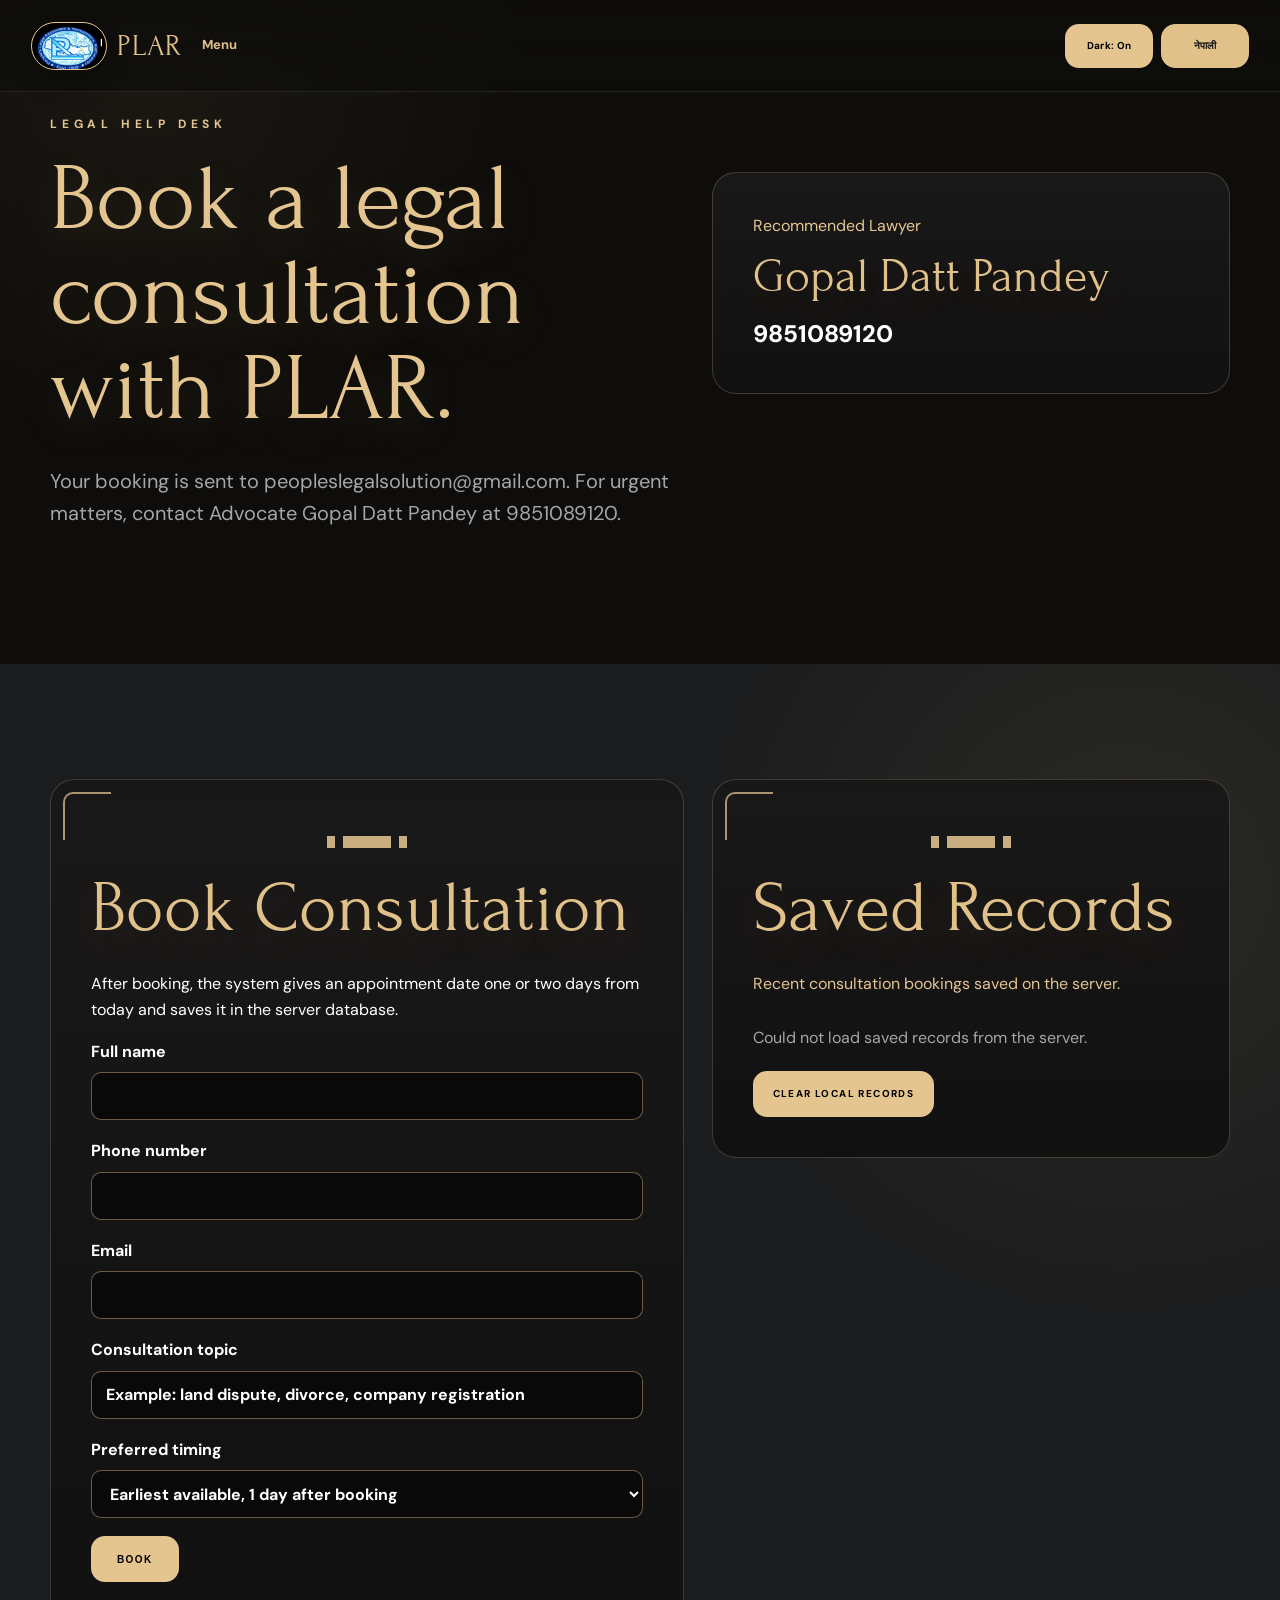
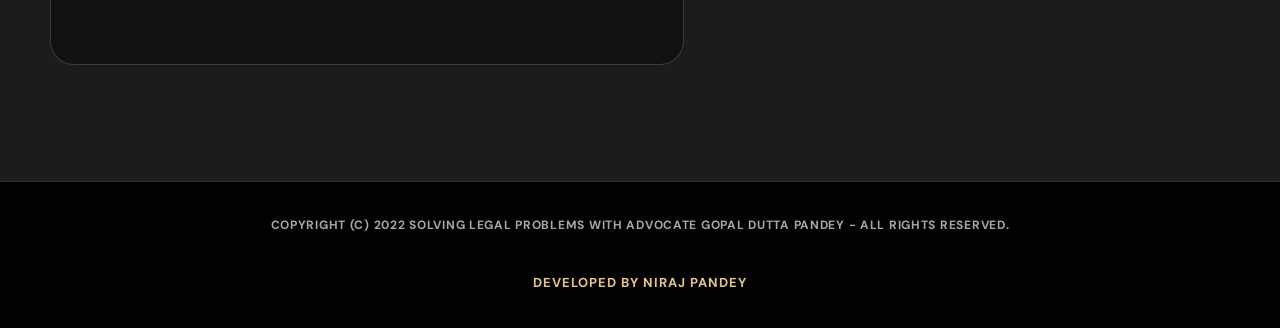
<file: consultation.html>
<!DOCTYPE html>
<html lang="en">
<head>
  <meta charset="UTF-8">
  <meta name="viewport" content="width=device-width, initial-scale=1.0">
  <title>Book Consultation | PLAR Law Firm Nepal</title>
  <meta name="description" content="Book a legal consultation with People's Legal Associates and Researcher (PLAR) for corporate, family, investment, litigation and compliance matters in Nepal.">
  <meta name="robots" content="index, follow">
  <meta name="theme-color" content="#111111">
  <link rel="canonical" href="https://www.plar.com.np/consultation.html">
  <meta property="og:type" content="website">
  <meta property="og:title" content="Book Consultation - PLAR Law Firm Nepal">
  <meta property="og:description" content="Request a consultation with PLAR for legal guidance in Nepal.">
  <meta property="og:url" content="https://www.plar.com.np/consultation.html">
  <meta property="og:image" content="https://www.plar.com.np/plar-preview.png">
  <meta name="twitter:card" content="summary_large_image">
  <link rel="preconnect" href="https://fonts.googleapis.com">
  <link rel="preconnect" href="https://fonts.gstatic.com" crossorigin>
  <link href="https://fonts.googleapis.com/css2?family=DM+Sans:wght@400;700&family=Forum&family=Inter:wght@400;500;600;700;800&family=Playfair+Display:wght@500;600;700&display=swap" rel="stylesheet">
  <link rel="stylesheet" href="css/legal.css?v=30">
</head>
<body data-theme="dark">
  <header class="site-header">
    <a class="brand" href="index.html" aria-label="PLAR home">
      <span class="brand-mark"><img src="public/home/plar-seal-full.png" width="214" height="140" alt="PLAR logo" decoding="async"></span>
      <span class="brand-text">PLAR</span>
    </a>
    <button class="menu-toggle" type="button" aria-label="Toggle navigation" data-i18n="menu">Menu</button>
    <nav class="site-nav" aria-label="Primary navigation">
      <a href="index.html#home" data-i18n="navHome">Home</a>
      <a href="index.html#services" data-i18n="navServices">Services</a>
      <a href="index.html#expertise" data-i18n="navExpertise">Expertise</a>
      <a href="index.html#results" data-i18n="navResultsValues">Results & Values</a>
      <a href="index.html#about" data-i18n="navAbout">About Us</a>
      <a href="index.html#contact" data-i18n="navContact">Contact Us</a>
    </nav>
    <div class="site-actions" aria-label="Display options">
      <button type="button" class="theme-toggle" data-theme-toggle data-i18n="darkModeOn">Dark: On</button>
      <button type="button" class="language-toggle" data-lang-toggle data-i18n="languageButton">नेपाली</button>
      <a class="header-cta" href="#booking" data-i18n="bookConsultation">Book Consultation</a>
    </div>
  </header>

  <main>
    <section class="section consultation-hero">
      <div class="wrap page-kicker" data-i18n="kicker">Legal Help Desk</div>
      <div class="wrap consultation-grid">
        <div>
          <h1 data-i18n="heroTitle">Book a legal consultation with PLAR.</h1>
          <p class="consultation-lead" data-i18n="heroBody">Your booking is sent to peopleslegalsolution@gmail.com. For urgent matters, contact Advocate Gopal Datt Pandey at 9851089120.</p>
        </div>
        <aside class="lawyer-mini-card">
          <span data-i18n="recommended">Recommended Lawyer</span>
          <h2>Gopal Datt Pandey</h2>
          <a href="tel:+9779851089120">9851089120</a>
        </aside>
      </div>
    </section>

    <section id="booking" class="section">
      <div class="wrap booking-layout">
        <section class="tool-card">
          <h2 data-i18n="bookingTitle">Book Consultation</h2>
          <p data-i18n="bookingBody">After booking, the system gives an appointment date one or two days from today and saves it in the server database.</p>
          <form id="bookingForm" class="smart-form">
            <label><span data-i18n="fullName">Full name</span> <input name="name" type="text" autocomplete="name" required></label>
            <label><span data-i18n="phone">Phone number</span> <input name="phone" type="tel" autocomplete="tel" required></label>
            <label><span data-i18n="email">Email</span> <input name="email" type="email" autocomplete="email"></label>
            <label><span data-i18n="topic">Consultation topic</span> <input name="topic" type="text" required placeholder="Example: land dispute, divorce, company registration" data-i18n-placeholder="topicPlaceholder"></label>
            <label>
              <span data-i18n="timing">Preferred timing</span>
              <select name="timing" required>
                <option data-i18n="timingOne">Earliest available, 1 day after booking</option>
                <option data-i18n="timingTwo">2 days after booking</option>
              </select>
            </label>
            <button class="dark-button form-button" type="submit" data-i18n="book">Book</button>
            <p id="bookingStatus" class="form-status" role="status"></p>
          </form>
        </section>

        <aside class="records-card">
          <h2 data-i18n="recordsTitle">Saved Records</h2>
          <p data-i18n="recordsBody">Recent consultation bookings saved on the server.</p>
          <div id="savedRecords" class="saved-records"></div>
          <button id="clearRecords" class="clear-button" type="button" data-i18n="clearRecords">Clear Local Records</button>
        </aside>
      </div>
    </section>
  </main>

  <footer class="footer">
    <div class="wrap">
      <p data-i18n="copyright">Copyright (c) 2022 SOLVING LEGAL PROBLEMS WITH ADVOCATE GOPAL DUTTA PANDEY - All Rights Reserved.</p>
      <p class="developer-credit" data-i18n="developerCredit">Developed by Niraj Pandey</p>
    </div>
  </footer>

  <script src="js/consultation.js?v=4"></script>
</body>
</html>
</file>
<file: css/legal.css>
:root {
  --radius: 28px;
  --small-radius: 14px;
  --ease: 0.22s ease;
  --font-sans: Poppins, Arial, sans-serif;
  --font-serif: "Cormorant Garamond", Georgia, serif;
  --font-display: "Cormorant Garamond", Georgia, serif;
  --gold: #d4af37;
  --gold-light: #f3d879;
  --gold-soft: #c9a227;
  --gold-deep: #8f6d1f;
  --gold-shadow: #4c3810;
  --gold-hover: #e3c154;
}

body[data-theme="dark"] {
  --page: #080808;
  --page-glow: radial-gradient(circle at 18% 0%, rgba(212, 175, 55, 0.14), transparent 32%),
    linear-gradient(180deg, #080808 0%, #050505 100%);
  --navbar: #080808;
  --surface: #080808;
  --surface-2: #111111;
  --panel: #101010;
  --panel-soft: #15130d;
  --text: #f5f5f5;
  --muted: #e7e1d3;
  --quiet: #c9a227;
  --line: rgba(212, 175, 55, 0.34);
  --button: var(--gold);
  --button-hover: var(--gold-hover);
  --button-text: #080808;
  --shadow: rgba(0, 0, 0, 0.34);
  --section-title: #d4af37;
  --section-body: #f5f5f5;
  --hero-overlay: linear-gradient(90deg, rgba(0, 0, 0, 0.9) 0%, rgba(0, 0, 0, 0.62) 42%, rgba(0, 0, 0, 0.86) 100%),
    linear-gradient(0deg, rgba(0, 0, 0, 0.84) 0%, transparent 42%);
}

body[data-theme="light"] {
  --page: #080808;
  --page-glow: radial-gradient(circle at 18% 0%, rgba(212, 175, 55, 0.14), transparent 32%),
    linear-gradient(180deg, #080808 0%, #050505 100%);
  --navbar: #080808;
  --surface: #080808;
  --surface-2: #111111;
  --panel: #101010;
  --panel-soft: #15130d;
  --text: #f5f5f5;
  --muted: #e7e1d3;
  --quiet: #c9a227;
  --line: rgba(212, 175, 55, 0.34);
  --button: var(--gold);
  --button-hover: var(--gold-hover);
  --button-text: #080808;
  --shadow: rgba(0, 0, 0, 0.34);
  --section-title: #d4af37;
  --section-body: #f5f5f5;
  --hero-overlay: linear-gradient(90deg, rgba(0, 0, 0, 0.9) 0%, rgba(0, 0, 0, 0.62) 42%, rgba(0, 0, 0, 0.86) 100%),
    linear-gradient(0deg, rgba(0, 0, 0, 0.84) 0%, transparent 42%);
}

* {
  box-sizing: border-box;
}

html {
  scroll-behavior: smooth;
}

body {
  margin: 0;
  color: var(--text);
  background: var(--page);
  background-image: var(--page-glow);
  background-attachment: fixed;
  font-family: var(--font-sans);
  line-height: 1.6;
  text-rendering: optimizeLegibility;
  transition: background-color var(--ease), color var(--ease);
}

img {
  display: block;
  max-width: 100%;
  height: auto;
}

a {
  color: inherit;
  text-decoration: none;
}

.wrap {
  width: min(1560px, calc(100% - 48px));
  margin: 0 auto;
}

.site-header {
  position: fixed;
  inset: 22px 0 auto;
  z-index: 20;
  width: min(1560px, calc(100% - 48px));
  min-height: 74px;
  margin: 0 auto;
  display: flex;
  align-items: center;
  gap: 24px;
  padding: 14px 22px;
  border: 1px solid color-mix(in srgb, var(--gold) 70%, transparent);
  border-radius: 999px;
  background: var(--navbar);
  box-shadow:
    0 0 0 5px rgba(9, 9, 9, 0.16),
    0 22px 60px var(--shadow);
  backdrop-filter: blur(22px);
  -webkit-backdrop-filter: blur(22px);
}

.brand {
  display: inline-flex;
  align-items: center;
  gap: 12px;
  flex: 0 0 auto;
  min-width: max-content;
}

.brand-mark {
  display: grid;
  width: 78px;
  height: 48px;
  place-items: center;
  overflow: hidden;
  border: 1px solid color-mix(in srgb, var(--button) 64%, transparent);
  border-radius: 999px;
  background: #071b50;
  box-shadow: 0 10px 24px rgba(0, 0, 0, 0.22);
}

.brand-mark img {
  width: 100%;
  max-width: 100%;
  height: 100%;
  object-fit: contain;
  padding: 2px;
}

.brand-text {
  font-family: var(--font-serif);
  font-size: 30px;
  font-weight: 700;
  line-height: 1;
  letter-spacing: 0.03em;
}

.site-nav {
  margin: 0 auto;
  display: flex;
  align-items: center;
  gap: 26px;
}

.site-nav a {
  color: var(--muted);
  font-size: 13px;
  font-weight: 800;
  letter-spacing: 0.02em;
  white-space: nowrap;
  transition: color var(--ease);
}

.site-nav a:hover {
  color: var(--text);
}

.site-actions {
  display: flex;
  align-items: center;
  gap: 10px;
}

.theme-toggle,
.language-toggle,
.menu-toggle {
  border: 0;
  color: var(--muted);
  background: transparent;
  font: inherit;
  font-size: 13px;
  font-weight: 700;
  cursor: pointer;
}

.theme-toggle,
.language-toggle {
  min-height: 42px;
  padding: 0 16px;
  border: 1px solid var(--line);
  border-radius: 999px;
  color: var(--text);
}

.theme-toggle.is-active {
  border-color: transparent;
  background: var(--button);
  color: var(--button-text);
}

.header-cta,
.dark-button,
.primary-button,
.secondary-button,
.floating-cta {
  display: inline-flex;
  min-height: 46px;
  align-items: center;
  justify-content: center;
  padding: 0 24px;
  border: 1px solid var(--line);
  border-radius: 999px;
  font-weight: 800;
  letter-spacing: 0.02em;
  transition: transform var(--ease), background var(--ease), color var(--ease), border-color var(--ease);
}

.header-cta,
.primary-button,
.dark-button {
  background: var(--button);
  color: var(--button-text);
  border-color: transparent;
}

.secondary-button,
.floating-cta {
  border-color: color-mix(in srgb, var(--gold) 58%, transparent);
  background: rgba(9, 9, 9, 0.62);
  color: var(--gold);
}

.header-cta:hover,
.dark-button:hover,
.primary-button:hover,
.secondary-button:hover,
.floating-cta:hover {
  background: var(--button-hover);
  color: var(--button-text);
  transform: translateY(-2px);
}

.menu-toggle {
  display: none;
}

.section {
  width: min(1660px, calc(100% - 32px));
  margin: 24px auto;
  padding: 96px 0;
  border: 1px solid color-mix(in srgb, var(--gold-light) 42%, var(--gold-deep) 58%);
  border-radius: var(--radius);
  box-shadow:
    inset 0 0 0 10px rgba(12, 10, 6, 0.38),
    inset 0 0 0 18px rgba(244, 221, 162, 0.08),
    0 0 0 8px rgba(79, 55, 21, 0.28),
    0 34px 110px rgba(0, 0, 0, 0.24);
}

.section:not(.hero) {
  position: relative;
  isolation: isolate;
  overflow: hidden;
  background:
    radial-gradient(ellipse at 72% 18%, rgba(212, 175, 55, 0.18), transparent 42%),
    radial-gradient(ellipse at 12% 82%, rgba(201, 162, 39, 0.12), transparent 38%),
    linear-gradient(135deg, #080808 0%, #101010 48%, #080808 100%);
  color: var(--text);
}

.section:not(.hero)::before {
  content: "";
  position: absolute;
  inset: 0;
  z-index: -1;
  background:
    linear-gradient(110deg, rgba(0, 0, 0, 0.7), transparent 42% 58%, rgba(0, 0, 0, 0.72)),
    linear-gradient(0deg, rgba(0, 0, 0, 0.5), transparent 44%, rgba(0, 0, 0, 0.44));
  pointer-events: none;
}

.hero {
  padding-top: 118px;
  padding-bottom: 48px;
  background:
    radial-gradient(ellipse at 48% 50%, rgba(212, 175, 55, 0.18), rgba(201, 162, 39, 0.1) 28%, transparent 62%),
    linear-gradient(135deg, #080808 0%, #0f0f0f 44%, rgba(212, 175, 55, 0.22) 50%, #0d0d0d 58%, #080808 100%);
}

.hero-shell {
  position: relative;
  min-height: max(940px, calc(100vh - 48px));
  overflow: hidden;
  border: 6px solid color-mix(in srgb, var(--gold) 86%, transparent);
  border-radius: var(--radius);
  background: #080808;
  box-shadow: 0 34px 110px var(--shadow);
}

.hero-stage {
  position: absolute;
  inset: 0;
  overflow: hidden;
}

.hero-stage::before {
  content: "";
  position: absolute;
  inset: 0 0 0 41%;
  z-index: 1;
  background: inherit;
  backdrop-filter: blur(24px);
}

.hero-slide {
  position: absolute;
  inset: 0;
  width: 100%;
  height: 100%;
  object-fit: cover;
  object-position: 24% center;
  opacity: 0;
  transform: scale(1.03);
  transition: opacity 0.65s ease, transform 1.2s ease;
}

.hero-slide.is-active {
  opacity: 1;
  transform: scale(1);
}

.hero-scrim {
  position: absolute;
  inset: 0;
  z-index: 2;
  background: var(--hero-overlay);
}

.hero-scrim::after {
  content: "";
  position: absolute;
  inset: 0;
  background: linear-gradient(90deg, transparent 0 38%, color-mix(in srgb, var(--surface) 74%, transparent) 58%, color-mix(in srgb, var(--surface) 94%, transparent) 100%);
  backdrop-filter: blur(18px);
  mask-image: linear-gradient(90deg, transparent 0%, #000 44%, #000 100%);
}

body[data-theme="light"] .hero-scrim::after {
  background: linear-gradient(90deg, transparent 0 38%, rgba(9, 9, 9, 0.76) 58%, rgba(9, 9, 9, 0.94) 100%);
  backdrop-filter: blur(18px);
}

.hero-content {
  position: relative;
  z-index: 3;
  width: min(720px, calc(100% - 64px));
  padding: clamp(118px, 14vh, 160px) 0 310px;
  margin-left: clamp(28px, 5vw, 78px);
}

.hero-kicker {
  display: flex;
  gap: 12px;
  align-items: center;
  margin-bottom: 28px;
  color: var(--muted);
  font-size: 16px;
  font-weight: 600;
}

.hero-kicker::before {
  content: "";
  width: 42px;
  height: 1px;
  background: currentColor;
}

h1,
h2,
h3,
p {
  margin-top: 0;
}

h1,
h2,
h3 {
  color: var(--section-title);
}

h1 {
  margin-bottom: 34px;
  font-family: var(--font-serif);
  font-size: clamp(50px, 5.8vw, 92px);
  line-height: 0.96;
  font-weight: 700;
  letter-spacing: 0;
  text-transform: uppercase;
}

h2 {
  margin-bottom: 24px;
  font-family: var(--font-serif);
  font-size: clamp(42px, 5.3vw, 82px);
  line-height: 0.98;
  font-weight: 700;
  letter-spacing: 0;
}

h3 {
  font-family: var(--font-serif);
  margin-bottom: 12px;
  font-size: 30px;
  line-height: 1.25;
}

.hero-points,
.check-list {
  padding: 0;
  list-style: none;
}

.hero-points {
  display: grid;
  gap: 12px;
  margin: 0 0 34px;
  color: var(--text);
  font-size: 18px;
}

.hero-points li::before {
  content: "-";
  margin-right: 10px;
}

.hero-buttons {
  display: flex;
  flex-wrap: wrap;
  gap: 14px;
}

.hero-footer {
  position: absolute;
  z-index: 4;
  left: clamp(28px, 5vw, 78px);
  right: clamp(28px, 5vw, 78px);
  bottom: 28px;
  display: grid;
  grid-template-columns: minmax(240px, 1.05fr) repeat(3, minmax(150px, 0.65fr));
  gap: 0;
  align-items: stretch;
  overflow: hidden;
  border: 1px solid rgba(201, 168, 106, 0.42);
  border-radius: 22px;
  background:
    linear-gradient(90deg, rgba(244, 221, 162, 0.12), transparent 22% 78%, rgba(141, 106, 47, 0.18)),
    rgba(7, 7, 7, 0.78);
  box-shadow:
    inset 0 1px 0 rgba(255, 255, 255, 0.08),
    0 24px 72px rgba(0, 0, 0, 0.26);
  backdrop-filter: blur(16px);
}

.hero-next {
  position: absolute;
  z-index: 4;
  right: clamp(28px, 5vw, 78px);
  top: 50%;
  display: grid;
  width: 76px;
  height: 76px;
  place-items: center;
  border: 1px solid var(--line);
  border-radius: 50%;
  background: color-mix(in srgb, var(--surface) 42%, transparent);
  color: var(--text);
  font-size: 58px;
  line-height: 1;
  cursor: pointer;
  transform: translateY(-50%);
  transition: transform var(--ease), background var(--ease);
}

.hero-next:hover {
  background: var(--button);
  color: var(--button-text);
  transform: translateY(-50%) scale(1.04);
}

.hero-progress {
  grid-column: 1 / -1;
  position: relative;
  z-index: 4;
  display: flex;
  width: clamp(150px, 16vw, 260px);
  gap: 10px;
  align-self: end;
  margin: 0 0 20px 28px;
}

.hero-progress button {
  width: 100%;
  height: 6px;
  padding: 0;
  border: 0;
  border-radius: 999px;
  background: color-mix(in srgb, var(--gold) 38%, transparent);
  cursor: pointer;
}

.hero-progress button.is-active {
  background: var(--gold);
}

.gold-line-divider {
  height: 28px;
  margin: 0 auto;
  overflow: hidden;
}

.gold-line-divider span {
  display: block;
  width: 100%;
  height: 2px;
  background: linear-gradient(90deg, transparent, var(--gold-soft), var(--gold), var(--gold-soft), transparent);
  box-shadow: 0 0 28px rgba(212, 175, 55, 0.46);
  transform-origin: left;
  animation: goldLineSweep 3.2s ease-in-out infinite;
}

@keyframes goldLineSweep {
  0% {
    transform: scaleX(0.18);
    opacity: 0.45;
  }
  50% {
    transform: scaleX(1);
    opacity: 1;
  }
  100% {
    transform: scaleX(0.18);
    opacity: 0.45;
  }
}

.hero-footer p,
.metric span {
  margin: 0;
  color: var(--muted);
}

.hero-footer > p {
  display: flex;
  min-height: 118px;
  align-items: center;
  padding: 22px 28px;
  border-right: 1px solid rgba(201, 168, 106, 0.26);
  font-size: 17px;
  font-weight: 700;
}

.metric {
  display: grid;
  min-height: 118px;
  place-content: center;
  padding: 20px 24px;
  border-left: 1px solid rgba(201, 168, 106, 0.18);
  text-align: center;
}

.metric strong {
  display: block;
  color: var(--gold-light);
  font-family: var(--font-serif);
  font-size: clamp(44px, 5.2vw, 82px);
  line-height: 0.95;
  font-weight: 700;
  letter-spacing: 0;
  text-shadow: 0 14px 38px rgba(201, 168, 106, 0.18);
}

.metric span {
  display: block;
  margin-top: 8px;
  color: var(--gold-soft);
  font-size: 16px;
  font-weight: 700;
}

.soft-band {
  background:
    radial-gradient(ellipse at 72% 42%, rgba(212, 175, 55, 0.16), rgba(201, 162, 39, 0.08) 30%, transparent 62%),
    linear-gradient(135deg, #080808 0%, #101010 52%, #080808 100%);
}

.welcome img,
.expert-layout img,
.lawyer-layout img {
  overflow: hidden;
  border-radius: var(--small-radius);
}

.welcome img,
.expert-layout img,
.lawyer-layout img,
.map-frame,
.tool-card,
.records-card,
.contact-card,
.about-panel,
.service-grid article,
.profile-grid article,
.results-grid article,
.testimonial-grid article,
.blog-grid article,
.consultation-home-grid {
  border: 1px solid color-mix(in srgb, var(--gold) 66%, transparent);
  box-shadow: 0 24px 80px rgba(201, 168, 106, 0.12), 0 22px 70px color-mix(in srgb, var(--shadow) 62%, transparent);
}

.welcome img,
.expert-layout img,
.lawyer-layout img {
  outline: 1px solid color-mix(in srgb, var(--gold) 38%, transparent);
  outline-offset: 8px;
}

.split,
.expert-layout,
.lawyer-layout,
.values-grid,
.contact-grid {
  display: grid;
  grid-template-columns: repeat(2, minmax(0, 1fr));
  gap: 56px;
  align-items: center;
}

.profile-grid,
.results-grid,
.testimonial-grid,
.blog-grid,
.consultation-home-grid {
  display: grid;
  gap: 24px;
}

.profile-grid {
  grid-template-columns: repeat(3, minmax(0, 1fr));
  margin-top: 28px;
}

.profile-grid article,
.results-grid article,
.testimonial-grid article,
.blog-grid article {
  position: relative;
  overflow: hidden;
  padding: 30px;
  border-radius: var(--small-radius);
  background:
    linear-gradient(135deg, rgba(212, 175, 55, 0.1), transparent 36%),
    rgba(8, 8, 8, 0.86);
}

.profile-grid article::before,
.results-grid article::before,
.testimonial-grid article::before,
.blog-grid article::before {
  content: "";
  position: absolute;
  inset: 0 auto 0 0;
  width: 4px;
  background: linear-gradient(180deg, var(--gold), var(--gold-soft));
}

.profile-grid span,
.blog-grid span,
.testimonial-grid span {
  display: block;
  margin-bottom: 12px;
  color: var(--gold-soft);
  font-size: 12px;
  font-weight: 800;
  letter-spacing: 0.12em;
  text-transform: uppercase;
}

.profile-grid p,
.results-grid span,
.testimonial-grid p,
.blog-grid p,
.consultation-home-grid p {
  color: var(--section-body);
}

.results-grid {
  grid-template-columns: repeat(4, minmax(0, 1fr));
}

.results-grid article {
  min-height: 190px;
  display: grid;
  align-content: center;
}

.results-grid strong {
  display: block;
  color: var(--gold);
  font-family: var(--font-serif);
  font-size: clamp(42px, 4.6vw, 76px);
  line-height: 0.95;
}

.results-grid span {
  margin-top: 10px;
  font-weight: 700;
}

.testimonial-grid,
.blog-grid {
  grid-template-columns: repeat(3, minmax(0, 1fr));
}

.testimonial-grid p {
  font-family: var(--font-serif);
  font-size: clamp(24px, 2.2vw, 34px);
  line-height: 1.2;
}

.blog-grid h3 {
  color: var(--gold);
}

.consultation-home-grid {
  grid-template-columns: minmax(0, 0.9fr) minmax(360px, 1.1fr);
  align-items: start;
  padding: clamp(28px, 4vw, 54px);
  border-radius: var(--radius);
  background:
    radial-gradient(ellipse at 20% 10%, rgba(212, 175, 55, 0.16), transparent 44%),
    rgba(8, 8, 8, 0.88);
}

.values-grid {
  position: relative;
}

.values-grid::before {
  content: "";
  position: absolute;
  top: -44px;
  bottom: -44px;
  left: 50%;
  z-index: -1;
  width: clamp(96px, 12vw, 230px);
  border-inline: 1px solid rgba(244, 221, 162, 0.18);
  background:
    linear-gradient(90deg, transparent, rgba(244, 221, 162, 0.34) 28%, rgba(201, 168, 106, 0.46) 50%, rgba(141, 106, 47, 0.28) 72%, transparent),
    radial-gradient(ellipse at center, rgba(244, 221, 162, 0.36), transparent 70%);
  filter: blur(0.2px);
  transform: translateX(-50%);
  pointer-events: none;
}

.values-grid > * {
  position: relative;
  z-index: 1;
}

.split p,
.section-head p,
.expert-layout p,
.lawyer-layout p,
.about-panel p,
.service-grid p,
.check-list,
.contact-item p {
  color: var(--section-body);
  font-size: 18px;
}

.section:not(.hero) h1,
.section:not(.hero) h2 {
  color: var(--gold);
  text-shadow: 0 14px 44px rgba(201, 168, 106, 0.16);
}

.section:not(.hero) h3,
.section:not(.hero) .section-head p,
.section:not(.hero) .split p,
.section:not(.hero) .expert-layout p,
.section:not(.hero) .lawyer-layout p,
.section:not(.hero) .about-panel p,
.section:not(.hero) .service-grid p,
.section:not(.hero) .check-list,
.section:not(.hero) .contact-item p {
  color: var(--section-body);
}

.section:not(.hero) .section-head {
  border-bottom: 1px solid rgba(201, 168, 106, 0.28);
  padding-bottom: 24px;
}

.section:not(.hero) .section-head h2 {
  font-family: var(--font-serif);
  font-weight: 700;
  letter-spacing: 0;
  text-transform: uppercase;
}

.section-head {
  display: flex;
  justify-content: space-between;
  gap: 40px;
  align-items: end;
  margin-bottom: 34px;
}

.section-head.centered {
  justify-content: center;
  text-align: center;
}

.text-link {
  color: var(--gold);
  font-weight: 800;
  border-bottom: 1px solid currentColor;
}

.service-grid {
  display: grid;
  grid-template-columns: repeat(2, minmax(0, 1fr));
  gap: 24px;
}

.service-grid article,
.contact-card,
.about-panel,
.lawyer-mini-card,
.tool-card,
.records-card {
  position: relative;
  border: 1px solid color-mix(in srgb, var(--gold) 58%, var(--line));
  border-radius: var(--small-radius);
  background:
    linear-gradient(145deg, rgba(201, 168, 106, 0.14), transparent 32%),
    linear-gradient(180deg, rgba(255, 255, 255, 0.055), transparent 48%),
    rgba(23, 23, 23, 0.94);
  padding: 40px;
  box-shadow:
    inset 0 1px 0 rgba(255, 255, 255, 0.07),
    0 22px 70px rgba(0, 0, 0, 0.34);
}

.service-grid article::before,
.contact-card::before,
.about-panel::before,
.tool-card::before,
.records-card::before {
  content: "";
  position: absolute;
  inset: 12px auto auto 12px;
  width: 46px;
  height: 46px;
  border-top: 2px solid var(--gold);
  border-left: 2px solid var(--gold);
  border-radius: 10px 0 0;
  pointer-events: none;
  opacity: 0.72;
}

.service-grid article {
  transition: transform var(--ease), border-color var(--ease);
}

.service-grid article:hover {
  border-color: color-mix(in srgb, var(--gold) 86%, transparent);
  transform: translateY(-6px);
}

.icon-arrow {
  display: grid;
  width: 48px;
  height: 48px;
  place-items: center;
  margin-bottom: 28px;
  border: 1px solid color-mix(in srgb, var(--gold) 56%, transparent);
  border-radius: 12px;
  background: rgba(201, 168, 106, 0.08);
  color: var(--gold);
}

.icon-arrow::before {
  content: ">";
  font-size: 22px;
  transform: rotate(-45deg);
}

.check-list {
  margin: 28px 0 0;
}

.check-list li {
  position: relative;
  padding-left: 34px;
  margin-bottom: 16px;
}

.check-list li::before {
  content: "";
  position: absolute;
  left: 0;
  top: 8px;
  width: 16px;
  height: 16px;
  border-radius: 50%;
  background: var(--button);
}

.check-list li::after {
  content: "";
  position: absolute;
  left: 5px;
  top: 12px;
  width: 5px;
  height: 8px;
  border: solid var(--button-text);
  border-width: 0 2px 2px 0;
  transform: rotate(45deg);
}

.expert-layout img,
.lawyer-layout img {
  width: min(100%, 500px);
  justify-self: end;
  box-shadow: 0 0 0 1px color-mix(in srgb, var(--gold) 58%, transparent),
    0 0 0 10px color-mix(in srgb, var(--gold) 10%, transparent),
    0 34px 100px rgba(0, 0, 0, 0.42);
}

.expert-layout img.profile-photo {
  width: min(100%, 520px);
  aspect-ratio: 4 / 5;
  object-fit: cover;
  object-position: center top;
}

.welcome img {
  box-shadow: 0 0 0 1px color-mix(in srgb, var(--gold) 62%, transparent),
    0 0 0 10px color-mix(in srgb, var(--gold) 10%, transparent),
    0 30px 90px rgba(0, 0, 0, 0.36);
}

.lawyer-layout {
  margin-top: 36px;
}

.lawyer-section h2 {
  color: var(--gold);
  text-shadow: none;
}

.lawyer-layout p {
  color: var(--section-body);
  font-weight: 600;
}

.value-tags {
  display: grid;
  grid-template-columns: repeat(2, minmax(0, 1fr));
  gap: 12px;
}

.value-tags span {
  padding: 14px 16px;
  border: 1px solid rgba(201, 168, 106, 0.36);
  border-radius: 999px;
  background:
    linear-gradient(90deg, rgba(201, 168, 106, 0.16), rgba(9, 9, 9, 0.72)),
    rgba(17, 17, 17, 0.82);
  color: var(--gold-light);
  font-weight: 700;
}

body[data-theme="dark"] .site-nav a,
body[data-theme="dark"] .brand,
body[data-theme="dark"] .language-toggle,
body[data-theme="dark"] .menu-toggle {
  color: var(--gold);
}

body[data-theme="light"] .site-nav a,
body[data-theme="light"] .brand,
body[data-theme="light"] .language-toggle,
body[data-theme="light"] .menu-toggle {
  color: var(--gold);
}

.gallery-section {
  overflow: hidden;
}

.gallery-library {
  position: relative;
  border: 1px solid rgba(201, 168, 106, 0.38);
  border-radius: var(--radius);
  background:
    radial-gradient(ellipse at 50% 34%, rgba(244, 221, 162, 0.28), transparent 52%),
    linear-gradient(180deg, rgba(255, 255, 255, 0.07), transparent 34%),
    linear-gradient(135deg, rgba(79, 55, 21, 0.66), rgba(0, 0, 0, 0) 42%),
    rgba(12, 12, 12, 0.72);
  box-shadow:
    inset 0 1px 0 rgba(255, 255, 255, 0.08),
    0 36px 100px rgba(0, 0, 0, 0.36);
  padding: clamp(18px, 2vw, 30px);
}

.gallery-library::before,
.gallery-library::after {
  content: "";
  position: absolute;
  top: 0;
  bottom: 0;
  z-index: 2;
  width: clamp(28px, 6vw, 96px);
  pointer-events: none;
}

.gallery-library::before {
  left: 0;
  background: linear-gradient(90deg, rgba(12, 12, 12, 0.98), transparent);
}

.gallery-library::after {
  right: 0;
  background: linear-gradient(270deg, rgba(12, 12, 12, 0.98), transparent);
}

.gallery-toolbar {
  position: relative;
  z-index: 4;
  display: grid;
  grid-template-columns: 52px minmax(120px, 1fr) 52px;
  gap: 14px;
  align-items: center;
  margin-bottom: 20px;
}

.gallery-control {
  display: grid;
  width: 52px;
  height: 52px;
  place-items: center;
  border: 1px solid rgba(201, 168, 106, 0.58);
  border-radius: 50%;
  background: rgba(20, 20, 20, 0.86);
  color: var(--gold);
  font-size: 36px;
  line-height: 1;
  cursor: pointer;
  transition: transform var(--ease), background var(--ease), color var(--ease);
}

.gallery-control:hover {
  background: var(--gold);
  color: #111111;
  transform: translateY(-2px);
}

.gallery-rail {
  height: 8px;
  overflow: hidden;
  border-radius: 999px;
  background: rgba(255, 255, 255, 0.18);
}

.gallery-rail span {
  display: block;
  width: 18%;
  height: 100%;
  border-radius: inherit;
  background: linear-gradient(90deg, var(--gold), #f1dba8);
  transform: translateX(var(--gallery-progress, 0%));
  transition: transform 0.25s ease;
}

.gallery-grid {
  position: relative;
  z-index: 3;
  display: flex;
  gap: clamp(18px, 2vw, 30px);
  align-items: stretch;
  overflow-x: auto;
  overscroll-behavior-inline: contain;
  padding: 10px clamp(12px, 2vw, 26px) 28px;
  scroll-behavior: smooth;
  scroll-padding-inline: clamp(12px, 2vw, 26px);
  scroll-snap-type: x mandatory;
  scrollbar-color: var(--gold) rgba(255, 255, 255, 0.18);
  scrollbar-width: thin;
}

.gallery-grid::-webkit-scrollbar {
  height: 12px;
}

.gallery-grid::-webkit-scrollbar-track {
  border-radius: 999px;
  background: rgba(255, 255, 255, 0.14);
}

.gallery-grid::-webkit-scrollbar-thumb {
  border: 3px solid rgba(17, 17, 17, 0.9);
  border-radius: 999px;
  background: var(--gold);
}

.gallery-card {
  position: relative;
  display: flex;
  flex-direction: column;
  flex: 0 0 clamp(310px, 34vw, 520px);
  min-height: 0;
  margin: 0;
  overflow: hidden;
  border: 2px solid rgba(201, 168, 106, 0.76);
  border-radius: 10px;
  background:
    linear-gradient(135deg, rgba(250, 230, 176, 0.22), transparent 38%),
    linear-gradient(180deg, rgba(255, 255, 255, 0.08), transparent 42%),
    #171717;
  box-shadow:
    inset 0 0 0 8px rgba(201, 168, 106, 0.16),
    0 0 0 6px rgba(201, 168, 106, 0.08),
    0 28px 70px rgba(0, 0, 0, 0.32);
  scroll-snap-align: center;
  transition: transform 0.35s ease, box-shadow 0.35s ease;
}

.gallery-card:hover {
  transform: translateY(-8px);
  box-shadow:
    inset 0 0 0 8px rgba(201, 168, 106, 0.22),
    0 0 0 7px rgba(201, 168, 106, 0.12),
    0 36px 86px rgba(0, 0, 0, 0.38);
}

.gallery-card img {
  width: 100%;
  height: clamp(420px, 52vw, 720px);
  padding: clamp(16px, 2vw, 28px);
  border-radius: 8px;
  background:
    linear-gradient(135deg, rgba(255, 255, 255, 0.18), transparent 32%),
    #23211d;
  object-fit: contain;
  object-position: center;
  transition: transform 0.5s ease, filter 0.5s ease;
}

.gallery-card:hover img {
  transform: scale(1.015);
  filter: contrast(1.04) saturate(1.05);
}

.gallery-card figcaption {
  position: relative;
  z-index: 4;
  width: 100%;
  padding: 14px 18px 16px;
  border-top: 1px solid color-mix(in srgb, var(--gold) 36%, transparent);
  background: color-mix(in srgb, var(--panel) 90%, #000 10%);
  color: var(--gold-light);
  font-size: 13px;
  font-weight: 800;
  line-height: 1.35;
  letter-spacing: 0;
}

.gallery-card::before,
.gallery-card::after {
  content: "";
  position: absolute;
  z-index: 3;
  width: 54px;
  height: 54px;
  pointer-events: none;
  opacity: 0.82;
}

.gallery-card::before {
  top: 18px;
  left: 18px;
  border-top: 2px solid var(--gold);
  border-left: 2px solid var(--gold);
}

.gallery-card::after {
  right: 18px;
  bottom: 62px;
  border-right: 2px solid var(--gold);
  border-bottom: 2px solid var(--gold);
}

.gallery-card.is-missing {
  display: none;
}

.quote {
  width: fit-content;
  max-width: calc(100% - 48px);
  margin: 56px auto 0;
  padding: 22px 32px;
  border: 1px solid var(--line);
  border-radius: var(--small-radius);
  background:
    linear-gradient(90deg, rgba(79, 55, 21, 0.56), transparent 24% 76%, rgba(79, 55, 21, 0.56)),
    #090909;
  color: var(--text);
  font-family: var(--font-serif);
  font-size: clamp(22px, 3vw, 30px);
  font-style: normal;
  text-align: center;
}

.about-panel {
  max-width: 960px;
}

.lead {
  color: var(--muted);
  font-family: var(--font-serif);
  font-size: clamp(28px, 4vw, 42px);
  font-style: italic;
  line-height: 1.2;
}

.contact-grid {
  align-items: stretch;
}

.map-frame {
  min-height: 520px;
  padding: 8px;
  border: 1px solid var(--line);
  border-radius: var(--small-radius);
  background: var(--panel);
}

.map-frame iframe {
  width: 100%;
  height: 100%;
  min-height: 500px;
  border: 0;
  border-radius: 10px;
  filter: grayscale(1) contrast(0.95);
}

.contact-card h3 {
  margin-bottom: 30px;
}

.contact-item {
  padding: 22px 0;
  border-top: 1px solid var(--line);
}

.contact-item span {
  display: block;
  margin-bottom: 8px;
  color: var(--quiet);
  font-size: 12px;
  font-weight: 800;
  letter-spacing: 0.14em;
  text-transform: uppercase;
}

.contact-actions {
  display: flex;
  gap: 12px;
  flex-wrap: wrap;
  margin-top: 18px;
}

.footer {
  border-top: 1px solid var(--line);
  width: min(1660px, calc(100% - 32px));
  margin: 24px auto;
  border: 1px solid color-mix(in srgb, var(--gold) 54%, transparent);
  border-radius: var(--radius);
  background:
    radial-gradient(ellipse at 50% 0%, rgba(212, 175, 55, 0.14), transparent 48%),
    #080808;
  padding: 34px 0;
  color: var(--gold);
  font-size: 12px;
  font-weight: 700;
  letter-spacing: 0.06em;
  text-align: center;
  text-transform: uppercase;
}

.footer .wrap {
  display: grid;
  gap: 18px;
  justify-items: center;
}

.footer-brand {
  display: inline-flex;
  align-items: center;
  gap: 12px;
  color: var(--gold);
  font-family: var(--font-serif);
  font-size: 32px;
  font-weight: 700;
  letter-spacing: 0.04em;
}

.footer-brand .brand-mark {
  width: 74px;
  height: 46px;
}

.consultation-hero {
  padding-top: 132px;
  background: var(--surface);
}

.page-kicker {
  margin-bottom: 18px;
  color: var(--quiet);
  font-size: 12px;
  font-weight: 800;
  letter-spacing: 0.18em;
  text-transform: uppercase;
}

.consultation-grid,
.booking-layout {
  display: grid;
  grid-template-columns: minmax(0, 1.1fr) minmax(340px, 0.9fr);
  gap: 28px;
  align-items: start;
}

.consultation-lead {
  max-width: 760px;
  color: var(--muted);
  font-size: 20px;
}

.lawyer-mini-card {
  margin-top: 20px;
}

.tool-card h2,
.records-card h2,
.lawyer-mini-card h2 {
  color: var(--section-title);
}

.lawyer-mini-card span,
.form-status,
.records-card > p,
.saved-records span {
  color: var(--quiet);
}

.lawyer-mini-card h2 {
  margin: 12px 0;
  font-size: clamp(30px, 4vw, 48px);
}

.lawyer-mini-card a {
  font-size: 24px;
  font-weight: 800;
}

.smart-form {
  display: grid;
  gap: 18px;
}

.smart-form label {
  display: grid;
  gap: 8px;
  color: var(--text);
  font-weight: 700;
}

.smart-form input,
.smart-form select,
.smart-form textarea {
  width: 100%;
  border: 1px solid color-mix(in srgb, var(--gold) 44%, transparent);
  border-radius: 10px;
  background: #090909;
  color: var(--gold);
  font: inherit;
  font-size: 16px;
  outline: none;
}

.smart-form input,
.smart-form select {
  min-height: 48px;
  padding: 0 14px;
}

.smart-form textarea {
  padding: 14px;
  resize: vertical;
}

.smart-form input:focus,
.smart-form select:focus,
.smart-form textarea:focus {
  border-color: var(--gold);
  box-shadow: 0 0 0 3px color-mix(in srgb, var(--gold) 18%, transparent);
}

.form-button {
  width: fit-content;
  border: 0;
  cursor: pointer;
}

.form-status {
  min-height: 24px;
  margin: 0;
}

.clear-button {
  min-height: 48px;
  border: 0;
  border-radius: 10px;
  background: var(--button);
  color: var(--button-text);
  font: inherit;
  font-weight: 800;
  padding: 0 18px;
  cursor: pointer;
}

.saved-records {
  display: grid;
  gap: 12px;
  margin: 20px 0;
}

.saved-records article {
  padding: 16px;
  border: 1px solid var(--line);
  border-radius: 10px;
  background: var(--surface);
}

.saved-records strong,
.saved-records span {
  display: block;
}

.saved-records p {
  margin: 8px 0 0;
  color: var(--muted);
}

body[data-lang="ne"] {
  letter-spacing: 0;
}

body[data-lang="ne"] h1 {
  max-width: 860px;
  font-size: clamp(38px, 5vw, 72px);
}

@media (max-width: 1180px) {
  .site-header {
    justify-content: space-between;
  }

  .menu-toggle {
    display: inline-flex;
    align-items: center;
    min-height: 40px;
    color: var(--text);
  }

  .site-nav {
    position: fixed;
    top: 104px;
    left: 24px;
    right: 24px;
    display: none;
    flex-direction: column;
    align-items: flex-start;
    padding: 28px;
    border: 1px solid var(--line);
    border-radius: 24px;
    background: var(--surface);
    box-shadow: 0 30px 80px var(--shadow);
  }

  .site-nav.is-open {
    display: flex;
  }

  .header-cta {
    display: none;
  }

  .hero-footer,
  .split,
  .expert-layout,
  .lawyer-layout,
  .values-grid,
  .contact-grid,
  .consultation-grid,
  .booking-layout,
  .profile-grid,
  .results-grid,
  .testimonial-grid,
  .blog-grid,
  .consultation-home-grid,
  .service-grid {
    grid-template-columns: 1fr;
  }

  .values-grid::before {
    top: 50%;
    bottom: auto;
    left: -18px;
    right: -18px;
    width: auto;
    height: 140px;
    border-inline: 0;
    border-block: 1px solid rgba(244, 221, 162, 0.16);
    background:
      linear-gradient(180deg, transparent, rgba(244, 221, 162, 0.28) 38%, rgba(201, 168, 106, 0.38) 50%, rgba(141, 106, 47, 0.22) 68%, transparent),
      radial-gradient(ellipse at center, rgba(244, 221, 162, 0.28), transparent 72%);
    transform: translateY(-50%);
  }

  .hero-footer {
    position: relative;
    left: auto;
    right: auto;
    bottom: auto;
    margin: -150px clamp(28px, 5vw, 78px) 34px;
    grid-template-columns: repeat(3, minmax(0, 1fr));
  }

  .hero-progress {
    width: min(260px, calc(100% - 56px));
    margin: 0 0 20px 28px;
  }

  .hero-footer > p {
    grid-column: 1 / -1;
    min-height: auto;
    border-right: 0;
    border-bottom: 1px solid rgba(201, 168, 106, 0.2);
    padding: 22px 28px 44px;
  }

  .metric {
    min-height: 116px;
    border-top: 0;
  }

  .expert-layout img,
  .lawyer-layout img {
    justify-self: start;
  }
}

@media (max-width: 720px) {
  .wrap,
  .site-header {
    width: min(100% - 28px, 1560px);
  }

  .site-header {
    inset: 12px 0 auto;
    border-radius: 24px;
    flex-wrap: wrap;
  }

  .site-actions {
    width: 100%;
    justify-content: space-between;
    gap: 10px;
  }

  .section {
    padding: 68px 0;
  }

  .hero {
    padding-top: 150px;
  }

  .hero-shell {
    min-height: 980px;
    border-width: 4px;
  }

  .hero-slide {
    object-position: 64% center;
  }

  .hero-stage::before,
  .hero-scrim::after {
    inset: 0;
    mask-image: none;
  }

  .hero-next {
    top: auto;
    right: 20px;
    bottom: 116px;
    width: 56px;
    height: 56px;
    font-size: 42px;
    transform: none;
  }

  .hero-next:hover {
    transform: scale(1.04);
  }

  .hero-content {
    width: calc(100% - 40px);
    margin-left: 20px;
    padding-top: 82px;
    padding-bottom: 360px;
  }

  .hero-buttons {
    flex-direction: column;
    align-items: flex-start;
  }

  .primary-button,
  .secondary-button {
    width: 100%;
  }

  .hero-footer {
    margin: -320px 20px 24px;
    grid-template-columns: 1fr;
  }

  .hero-progress {
    width: auto;
    margin: 0 22px 20px;
    gap: 8px;
    transform: none;
  }

  .hero-progress button {
    width: 100%;
  }

  .hero-footer > p {
    padding: 22px 22px 54px;
  }

  .metric {
    min-height: 104px;
    border-left: 0;
    border-top: 1px solid rgba(201, 168, 106, 0.18);
  }

  .section-head {
    display: block;
  }

  .service-grid article,
  .profile-grid article,
  .results-grid article,
  .testimonial-grid article,
  .blog-grid article,
  .contact-card,
  .about-panel,
  .tool-card,
  .records-card,
  .lawyer-mini-card,
  .consultation-home-grid {
    padding: 26px;
  }

  .value-tags {
    grid-template-columns: 1fr;
  }

  .gallery-library {
    width: min(100% - 20px, 1560px);
    padding: 14px;
    border-radius: 20px;
  }

  .gallery-toolbar {
    grid-template-columns: 46px minmax(90px, 1fr) 46px;
  }

  .gallery-control {
    width: 46px;
    height: 46px;
  }

  .gallery-card {
    flex-basis: min(82vw, 380px);
  }

  .gallery-card img {
    height: min(108vw, 620px);
    padding: 12px;
  }

  .gallery-card::before,
  .gallery-card::after {
    width: 36px;
    height: 36px;
  }
}

/* Grilli-inspired PLAR theme */
:root {
  --radius: 0;
  --small-radius: 0;
  --font-sans: "DM Sans", sans-serif;
  --font-serif: Forum, cursive;
  --font-display: Forum, cursive;
  --gold: hsl(38, 61%, 73%);
  --gold-light: hsl(38, 61%, 78%);
  --gold-soft: hsl(38, 50%, 62%);
  --gold-deep: hsl(38, 42%, 44%);
  --gold-shadow: hsl(40, 52%, 14%);
  --gold-hover: hsl(38, 61%, 80%);
}

body[data-theme="dark"],
body[data-theme="light"] {
  --page: hsl(210, 4%, 9%);
  --page-glow: none;
  --navbar: hsla(40, 12%, 5%, 0.92);
  --surface: hsl(40, 12%, 5%);
  --surface-2: hsl(30, 8%, 5%);
  --panel: hsl(0, 3%, 7%);
  --panel-soft: hsl(210, 4%, 11%);
  --text: #ffffff;
  --muted: hsl(0, 0%, 65%);
  --quiet: var(--gold);
  --line: hsla(38, 61%, 73%, 0.34);
  --button: var(--gold);
  --button-hover: var(--gold-hover);
  --button-text: #000000;
  --shadow: hsla(0, 0%, 0%, 0.25);
  --section-title: #ffffff;
  --section-body: hsl(0, 0%, 82%);
  --hero-overlay: linear-gradient(to top, hsla(0, 0%, 0%, 0.92), hsla(0, 0%, 0%, 0.68), hsla(0, 0%, 0%, 0.28));
}

body[data-theme="light"] {
  --page: #ffffff;
  --navbar: rgba(255, 255, 255, 0.94);
  --surface: #ffffff;
  --surface-2: #f7f5f0;
  --panel: #ffffff;
  --panel-soft: #f6f3ec;
  --text: #151515;
  --muted: #535353;
  --quiet: #9a6f1e;
  --line: rgba(154, 111, 30, 0.26);
  --button: #171717;
  --button-hover: #9a6f1e;
  --button-text: #ffffff;
  --shadow: rgba(0, 0, 0, 0.1);
  --section-title: #171717;
  --section-body: #343434;
  --hero-overlay: linear-gradient(to top, rgba(255, 255, 255, 0.74), rgba(255, 255, 255, 0.34), rgba(0, 0, 0, 0.16));
}

body[data-theme="bright"] {
  --page: #fffdf7;
  --navbar: rgba(255, 253, 247, 0.96);
  --surface: #fffdf7;
  --surface-2: #fff8df;
  --panel: #ffffff;
  --panel-soft: #fff4c8;
  --text: #111111;
  --muted: #3f3f3f;
  --quiet: #ad7600;
  --line: rgba(173, 118, 0, 0.32);
  --button: #f4c247;
  --button-hover: #171717;
  --button-text: #111111;
  --shadow: rgba(173, 118, 0, 0.14);
  --section-title: #111111;
  --section-body: #262626;
  --hero-overlay: linear-gradient(to top, rgba(255, 244, 200, 0.72), rgba(255, 244, 200, 0.3), rgba(0, 0, 0, 0.12));
}

body {
  overflow-x: hidden;
  background-color: var(--page);
  color: var(--text);
  font-family: var(--font-sans);
  font-size: 16px;
  letter-spacing: 0;
}

.wrap {
  width: min(1180px, calc(100% - 40px));
}

.site-header {
  inset: 0 0 auto;
  width: 100%;
  min-height: 92px;
  gap: clamp(12px, 1.1vw, 22px);
  padding: 16px clamp(16px, 2.4vw, 48px);
  border: 0;
  border-bottom: 1px solid hsla(0, 0%, 100%, 0.1);
  border-radius: 0;
  background: linear-gradient(180deg, hsla(0, 0%, 0%, 0.84), hsla(0, 0%, 0%, 0.48));
  box-shadow: none;
  backdrop-filter: blur(10px);
}

@media (min-width: 1701px) {
  .site-header {
    flex-wrap: nowrap;
  }
}

.brand-text,
.footer-brand {
  color: var(--gold);
  font-family: var(--font-serif);
  font-weight: 400;
}

.brand-mark {
  border-color: var(--gold);
  background: #000000;
}

.brand {
  align-items: center;
  gap: 10px;
}

.brand-mark {
  width: 76px;
  height: 48px;
  padding: 4px;
  border-radius: 999px;
}

.brand-mark img {
  width: 100%;
  height: 100%;
  padding: 0;
  object-fit: contain;
  object-position: center;
}

.brand-text {
  line-height: 1;
}

.site-nav {
  flex: 1 1 auto;
  justify-content: center;
  gap: clamp(9px, 1.05vw, 20px);
  min-width: 0;
}

.site-nav a {
  position: relative;
  color: var(--text);
  font-size: clamp(10px, 0.7vw, 12px);
  font-weight: 700;
  letter-spacing: 0.12em;
  text-transform: uppercase;
}

.site-nav a::after {
  content: "";
  position: absolute;
  left: 0;
  right: 0;
  bottom: -8px;
  height: 1px;
  background: var(--gold);
  transform: scaleX(0);
  transform-origin: center;
  transition: transform 250ms ease;
}

.site-nav a:hover,
.site-nav a:focus-visible,
.language-toggle:hover,
.menu-toggle:hover {
  color: var(--gold);
}

.site-nav a:hover::after,
.site-nav a:focus-visible::after {
  transform: scaleX(1);
}

.theme-toggle,
.language-toggle,
.menu-toggle {
  border-color: var(--line);
  background: transparent;
  color: var(--gold);
  border-radius: 0;
  white-space: nowrap;
}

.theme-toggle.is-active {
  background: var(--gold);
  color: #000000;
}

.header-cta,
.primary-button,
.dark-button,
.clear-button {
  position: relative;
  isolation: isolate;
  overflow: hidden;
  min-height: 46px;
  border: 2px solid var(--gold);
  border-radius: 0;
  background: var(--gold);
  color: #000000;
  font-size: clamp(10px, 0.72vw, 12px);
  font-weight: 700;
  letter-spacing: 0.14em;
  text-transform: uppercase;
  transition: color 250ms ease, border-color 250ms ease, transform 250ms ease;
}

.secondary-button,
.text-link,
.gallery-control,
.floating-cta {
  border-color: var(--gold);
  border-radius: 0;
  background: transparent;
  color: var(--gold);
  font-size: 12px;
  font-weight: 700;
  letter-spacing: 0.2em;
  text-transform: uppercase;
}

.site-actions {
  flex: 0 0 auto;
  gap: 8px;
  margin-left: 0;
}

.site-actions .theme-toggle,
.site-actions .language-toggle {
  min-width: 88px;
  min-height: 44px;
  padding-inline: clamp(10px, 0.8vw, 14px);
  font-size: clamp(10px, 0.72vw, 12px);
  font-weight: 700;
  letter-spacing: 0.04em;
  line-height: 1;
}

.site-actions .header-cta {
  min-height: 44px;
  padding-inline: clamp(12px, 0.9vw, 18px);
}

.header-cta::before,
.primary-button::before,
.dark-button::before,
.secondary-button::before,
.clear-button::before {
  content: "";
  position: absolute;
  inset: -1px;
  z-index: -1;
  background: var(--surface);
  transform: translateY(105%);
  transition: transform 250ms ease;
}

.header-cta:hover,
.primary-button:hover,
.dark-button:hover,
.clear-button:hover {
  color: #ffffff;
  transform: none;
}

.secondary-button:hover {
  color: #000000;
  background: var(--gold);
  transform: none;
}

.header-cta:hover::before,
.primary-button:hover::before,
.dark-button:hover::before,
.clear-button:hover::before {
  transform: translateY(0);
}

.section {
  width: 100%;
  margin: 0;
  padding: clamp(86px, 9vw, 140px) 0;
  border: 0;
  border-radius: 0;
  box-shadow: none;
}

.section:not(.hero),
.soft-band,
.consultation-hero {
  background:
    radial-gradient(circle at 12% 10%, hsla(38, 61%, 73%, 0.06), transparent 30%),
    var(--surface);
}

.section:not(.hero):nth-of-type(even),
.soft-band {
  background:
    radial-gradient(circle at 88% 20%, hsla(38, 61%, 73%, 0.08), transparent 30%),
    var(--panel-soft);
}

.section:not(.hero)::before {
  display: none;
}

.hero {
  min-height: 100vh;
  padding: 0;
  background: #000000;
}

.hero-shell {
  width: 100%;
  min-height: 100vh;
  border: 0;
  border-radius: 0;
  background: #000000;
  box-shadow: none;
}

.hero-stage::before,
.hero-scrim::after,
body[data-theme="light"] .hero-scrim::after {
  display: none;
}

.hero-slide {
  object-position: center;
  filter: brightness(0.58) saturate(0.86);
}

.hero-slide.is-active {
  animation: grilliSmoothScale 7s linear forwards;
}

@keyframes grilliSmoothScale {
  0% {
    transform: scale(1);
  }
  100% {
    transform: scale(1.08);
  }
}

.hero-content {
  position: relative;
  display: grid;
  width: min(900px, calc(100% - 40px));
  min-height: 100vh;
  place-content: center;
  margin: 0 auto;
  padding: 150px 0 240px;
  text-align: center;
}

.hero-kicker,
.page-kicker,
.section-head p:first-child {
  justify-content: center;
  color: var(--gold);
  font-size: 12px;
  font-weight: 700;
  letter-spacing: 0.4em;
  text-transform: uppercase;
}

.hero-kicker {
  display: block;
}

.hero-kicker::before {
  display: none;
}

.hero-kicker::after,
.section-head h2::before,
.lawyer-section h2::before,
.about-panel h2::before,
.tool-card h2::before,
.records-card h2::before {
  content: "";
  display: block;
  width: 96px;
  height: 12px;
  margin: 16px auto 22px;
  background:
    linear-gradient(90deg, transparent 0 8px, var(--gold) 8px 16px, transparent 16px 24px, var(--gold) 24px 72px, transparent 72px 80px, var(--gold) 80px 88px, transparent 88px);
  opacity: 0.86;
}

h1,
h2,
h3 {
  color: var(--section-title);
  font-family: var(--font-serif);
  font-weight: 400;
  text-transform: none;
}

h1 {
  max-width: 900px;
  margin: 0 auto 28px;
  font-size: clamp(54px, 7.4vw, 106px);
  line-height: 1;
}

h2 {
  font-size: clamp(46px, 5.6vw, 76px);
  line-height: 1.08;
}

h3 {
  font-size: clamp(28px, 3vw, 38px);
}

.hero-points {
  justify-content: center;
  color: #ffffff;
  font-size: 18px;
}

.hero-buttons {
  justify-content: center;
}

.hero-next {
  width: 46px;
  height: 46px;
  border-color: var(--gold);
  border-radius: 50%;
  background: transparent;
  color: var(--gold);
  font-size: 34px;
  transform: translateY(-50%) rotate(45deg);
}

.hero-next:hover {
  background: var(--gold);
  color: #000000;
  transform: translateY(-50%) rotate(45deg);
}

.hero-footer {
  left: 50%;
  right: auto;
  bottom: 34px;
  width: min(1050px, calc(100% - 40px));
  transform: translateX(-50%);
  border: 1px solid hsla(38, 61%, 73%, 0.3);
  border-radius: 0;
  background: hsla(40, 12%, 5%, 0.82);
  box-shadow: var(--shadow-1, 0 0 25px hsla(0, 0%, 0%, 0.25));
}

.hero-footer p,
.metric span {
  color: var(--muted);
}

.metric strong,
.results-grid strong {
  color: var(--gold);
  font-family: var(--font-serif);
  font-weight: 400;
  letter-spacing: 0;
}

.hero-progress button,
.gold-line-divider span {
  background: var(--gold);
}

.gold-line-divider {
  height: 1px;
  margin: 0 auto;
  background: hsla(38, 61%, 73%, 0.14);
}

.gold-line-divider span {
  width: 160px;
  height: 1px;
  margin: 0 auto;
  box-shadow: 0 0 24px hsla(38, 61%, 73%, 0.6);
}

.section-head {
  display: grid;
  justify-items: center;
  text-align: center;
  border: 0;
}

.section:not(.hero) .section-head {
  border: 0;
}

.section:not(.hero) .section-head h2 {
  color: var(--section-title);
  font-family: var(--font-serif);
  font-weight: 400;
  text-transform: none;
}

.section-head p,
.expert-layout p,
.lawyer-layout p,
.about-panel p,
.service-grid p,
.check-list,
.contact-item p,
.profile-grid p,
.testimonial-grid p,
.blog-grid p,
.consultation-home-grid p {
  color: var(--section-body);
}

.service-grid,
.profile-grid,
.results-grid,
.testimonial-grid,
.blog-grid {
  gap: clamp(28px, 4vw, 52px);
}

.service-grid {
  grid-template-columns: repeat(3, minmax(0, 1fr));
}

/* Champagne light-mode law-firm direction. */
body[data-theme="light"] {
  --font-sans: "Inter", "DM Sans", sans-serif;
  --font-serif: "Playfair Display", Forum, serif;
  --font-display: "Playfair Display", Forum, serif;
  --gold: #c9a86a;
  --gold-light: #e0c18a;
  --gold-soft: #b08d57;
  --gold-deep: #8b6a37;
  --gold-hover: #b08d57;
  --button: #c9a86a;
  --button-hover: #b08d57;
  --button-text: #111111;
  --section-title: #111111;
  --section-body: #1e1b18;
  --line: rgba(201, 168, 106, 0.38);
  --shadow: rgba(0, 0, 0, 0.18);
  background:
    radial-gradient(circle at 8% 12%, rgba(255, 255, 255, 0.48), transparent 26%),
    linear-gradient(135deg, #f7e8cf 0%, #d7b47f 52%, #b98b4b 100%);
  color: #111111;
}

body[data-theme="light"] .site-header {
  background: rgba(17, 17, 17, 0.76);
  border-bottom: 1px solid rgba(201, 168, 106, 0.34);
  backdrop-filter: blur(16px) saturate(118%);
  -webkit-backdrop-filter: blur(16px) saturate(118%);
}

body[data-theme="light"] .hero {
  margin: 0;
  border-block: 1px solid #c9a86a;
  background: #111111;
  box-shadow: 0 30px 80px rgba(0, 0, 0, 0.35);
}

body[data-theme="light"] .hero-shell {
  background: #111111;
}

body[data-theme="light"] .hero-content h1 {
  max-width: 1080px;
  color: #ffffff;
  font-family: var(--font-display);
  font-size: clamp(42px, 6.8vw, 92px);
  font-weight: 600;
  line-height: 1.04;
}

body[data-theme="light"] .hero-points {
  display: block;
  max-width: 760px;
  margin-inline: auto;
  color: #ffffff;
  font-size: clamp(17px, 1.6vw, 22px);
  line-height: 1.65;
}

body[data-theme="light"] .hero-points li {
  display: none;
}

body[data-theme="light"] .hero-points li:first-child {
  display: block;
}

body[data-theme="light"] .hero-points li::before {
  content: none;
}

body[data-theme="light"] .primary-button,
body[data-theme="light"] .header-cta,
body[data-theme="light"] .dark-button {
  background: #c9a86a;
  border-color: #c9a86a;
  color: #111111;
}

body[data-theme="light"] .primary-button:hover,
body[data-theme="light"] .header-cta:hover,
body[data-theme="light"] .dark-button:hover,
body[data-theme="light"] .theme-toggle.is-active:hover {
  border-color: #b08d57;
  background: #b08d57;
  color: #111111;
}

body[data-theme="light"] .section:not(.hero),
body[data-theme="light"] .section:not(.hero):nth-of-type(even),
body[data-theme="light"] .soft-band,
body[data-theme="light"] .consultation-hero {
  background:
    radial-gradient(circle at 12% 8%, rgba(255, 255, 255, 0.38), transparent 30%),
    linear-gradient(135deg, #f7e8cf 0%, #d7b47f 52%, #b98b4b 100%);
}

body[data-theme="light"] .section:not(.hero) .section-head h2,
body[data-theme="light"] .section-head h2,
body[data-theme="light"] .welcome h2,
body[data-theme="light"] .about-panel h2,
body[data-theme="light"] .lawyer-section h2,
body[data-theme="light"] .contact-card h3,
body[data-theme="light"] .service-grid h3,
body[data-theme="light"] .blog-grid h3,
body[data-theme="light"] .testimonial-grid h3 {
  color: #111111;
  font-family: var(--font-display);
}

body[data-theme="light"] .section-head p,
body[data-theme="light"] .expert-layout p,
body[data-theme="light"] .lawyer-layout p,
body[data-theme="light"] .about-panel p,
body[data-theme="light"] .service-grid p,
body[data-theme="light"] .check-list,
body[data-theme="light"] .contact-item p,
body[data-theme="light"] .profile-grid p,
body[data-theme="light"] .testimonial-grid p,
body[data-theme="light"] .blog-grid p,
body[data-theme="light"] .consultation-home-grid p {
  color: #1e1b18;
}

body[data-theme="light"] .service-grid article,
body[data-theme="light"] .profile-grid article,
body[data-theme="light"] .results-grid article,
body[data-theme="light"] .testimonial-grid article,
body[data-theme="light"] .blog-grid article,
body[data-theme="light"] .contact-card,
body[data-theme="light"] .about-panel,
body[data-theme="light"] .tool-card,
body[data-theme="light"] .records-card,
body[data-theme="light"] .lawyer-mini-card,
body[data-theme="light"] .gallery-library,
body[data-theme="light"] .gallery-card,
body[data-theme="light"] .consultation-home-grid,
body[data-theme="light"] .quote {
  border: 1px solid #e0c18a;
  border-radius: 24px;
  background:
    linear-gradient(180deg, rgba(255, 255, 255, 0.74), rgba(255, 248, 237, 0.92)),
    #fff8ed;
  box-shadow: 0 22px 48px rgba(44, 29, 9, 0.13);
}

body[data-theme="light"] .service-grid article {
  color: #111111;
}

body[data-theme="light"] .service-grid article:hover,
body[data-theme="light"] .profile-grid article:hover,
body[data-theme="light"] .results-grid article:hover,
body[data-theme="light"] .testimonial-grid article:hover,
body[data-theme="light"] .blog-grid article:hover {
  border-color: #c9a86a;
  box-shadow: 0 28px 60px rgba(44, 29, 9, 0.18);
}

body[data-theme="light"] .icon-arrow {
  border-color: #c9a86a;
  color: #c9a86a;
}

@media (max-width: 720px) {
  .hero-content h1 {
    font-size: clamp(38px, 12vw, 58px);
  }

  .hero-points {
    font-size: 16px;
  }
}

.service-grid article,
.profile-grid article,
.results-grid article,
.testimonial-grid article,
.blog-grid article,
.contact-card,
.about-panel,
.tool-card,
.records-card,
.lawyer-mini-card,
.gallery-library,
.gallery-card,
.consultation-home-grid,
.quote {
  border: 1px solid hsla(38, 61%, 73%, 0.22);
  border-radius: 0;
  background:
    linear-gradient(180deg, hsla(0, 0%, 100%, 0.03), transparent),
    var(--panel);
  box-shadow: none;
}

.service-grid article,
.profile-grid article,
.results-grid article,
.testimonial-grid article,
.blog-grid article {
  text-align: center;
  transition: transform 500ms ease, border-color 250ms ease;
}

.service-grid article {
  display: grid;
  align-content: start;
  min-height: 260px;
  padding: clamp(28px, 3vw, 38px);
}

.service-grid h3 {
  font-size: clamp(26px, 2.4vw, 34px);
}

.service-grid article:hover,
.profile-grid article:hover,
.results-grid article:hover,
.testimonial-grid article:hover,
.blog-grid article:hover {
  border-color: var(--gold);
  transform: translateY(-8px);
}

.service-grid article::before,
.profile-grid article::before,
.results-grid article::before,
.testimonial-grid article::before,
.blog-grid article::before {
  display: none;
}

.icon-arrow {
  margin-inline: auto;
  border-color: var(--gold);
  color: var(--gold);
}

.profile-grid span,
.blog-grid span,
.testimonial-grid span,
.contact-item span,
.lawyer-mini-card span,
.form-status,
.records-card > p,
.saved-records span,
.text-link {
  color: var(--gold);
}

.welcome img,
.expert-layout img,
.lawyer-layout img,
.map-frame {
  border: 0;
  border-radius: 0;
  outline: 10px solid hsla(38, 61%, 73%, 0.08);
  outline-offset: -22px;
  box-shadow: var(--shadow-1, 0 0 25px hsla(0, 0%, 0%, 0.25));
}

.map-frame iframe {
  filter: saturate(1.18) brightness(1.14) contrast(1.04);
}

.site-header {
  background: linear-gradient(180deg, color-mix(in srgb, var(--navbar) 94%, transparent), color-mix(in srgb, var(--navbar) 78%, transparent));
}

body[data-theme="light"] .brand-mark,
body[data-theme="bright"] .brand-mark {
  background: #ffffff;
}

body[data-theme="light"] .hero-slide,
body[data-theme="bright"] .hero-slide {
  filter: brightness(0.82) saturate(1.02);
}

body[data-theme="light"] .footer,
body[data-theme="bright"] .footer {
  background: var(--surface-2);
}

body[data-theme="light"] .secondary-button:hover,
body[data-theme="bright"] .secondary-button:hover {
  color: var(--button-text);
}

.gallery-card img {
  background: hsl(0, 0%, 8%);
}

.value-tags span {
  border-color: hsla(38, 61%, 73%, 0.26);
  border-radius: 0;
  background: transparent;
  color: var(--text);
}

.quote {
  color: var(--gold);
  font-family: var(--font-serif);
}

.smart-form input,
.smart-form select,
.smart-form textarea,
.smart-form label {
  color: var(--text);
}

body[data-theme="light"] .consultation-home-grid,
body[data-theme="light"] .tool-card,
body[data-theme="light"] .records-card,
body[data-theme="light"] .contact-card,
body[data-theme="light"] .about-panel,
body[data-theme="light"] .service-grid article,
body[data-theme="light"] .gallery-library,
body[data-theme="light"] .gallery-card,
body[data-theme="bright"] .consultation-home-grid,
body[data-theme="bright"] .tool-card,
body[data-theme="bright"] .records-card,
body[data-theme="bright"] .contact-card,
body[data-theme="bright"] .about-panel,
body[data-theme="bright"] .service-grid article,
body[data-theme="bright"] .gallery-library,
body[data-theme="bright"] .gallery-card {
  background:
    linear-gradient(180deg, rgba(255, 255, 255, 0.82), rgba(255, 255, 255, 0.96)),
    var(--panel);
}

body[data-theme="light"] .smart-form input,
body[data-theme="light"] .smart-form select,
body[data-theme="light"] .smart-form textarea,
body[data-theme="bright"] .smart-form input,
body[data-theme="bright"] .smart-form select,
body[data-theme="bright"] .smart-form textarea {
  border-color: rgba(143, 103, 19, 0.38);
  background: #ffffff;
  color: #111111;
  -webkit-text-fill-color: #111111;
  caret-color: #111111;
}

body[data-theme="dark"] .smart-form input,
body[data-theme="dark"] .smart-form select,
body[data-theme="dark"] .smart-form textarea {
  background: #090909;
  color: #ffffff;
  -webkit-text-fill-color: #ffffff;
  caret-color: var(--gold);
}

.smart-form input::placeholder,
.smart-form textarea::placeholder {
  color: color-mix(in srgb, currentColor 62%, transparent);
  opacity: 1;
}

body[data-theme="light"] .form-status,
body[data-theme="bright"] .form-status {
  color: #5f430c;
}

.footer {
  width: 100%;
  margin: 0;
  border: 0;
  border-top: 1px solid hsla(38, 61%, 73%, 0.22);
  border-radius: 0;
  background:
    linear-gradient(hsla(0, 0%, 0%, 0.84), hsla(0, 0%, 0%, 0.84)),
    var(--surface);
  color: var(--muted);
}

.developer-credit {
  margin: 8px 0 0;
  color: var(--gold);
  font-size: 13px;
  font-weight: 700;
  letter-spacing: 0.08em;
  text-transform: uppercase;
}

.footer-brand .brand-text,
.footer-brand {
  color: var(--gold);
}

@media (prefers-reduced-motion: reduce) {
  *,
  *::before,
  *::after {
    scroll-behavior: auto !important;
    animation-duration: 0.001ms !important;
    animation-iteration-count: 1 !important;
    transition-duration: 0.001ms !important;
  }
}

@media (max-width: 1180px) {
  .site-header {
    flex-wrap: wrap;
  }

  .menu-toggle {
    display: inline-flex;
  }

  .site-nav {
    position: fixed;
    top: 92px;
    left: 0;
    right: 0;
    display: none;
    padding: 28px;
    border: 0;
    border-top: 1px solid var(--line);
    border-radius: 0;
    background: var(--surface);
  }

  .site-nav.is-open {
    display: grid;
  }
}

@media (max-width: 1280px) {
  .site-header {
    flex-wrap: wrap;
  }

  .menu-toggle {
    display: inline-flex;
  }

  .site-nav {
    position: fixed;
    top: 92px;
    left: 0;
    right: 0;
    display: none;
    grid-template-columns: repeat(2, minmax(0, 1fr));
    gap: 18px;
    padding: 28px;
    border: 0;
    border-top: 1px solid var(--line);
    border-radius: 0;
    background: var(--surface);
    box-shadow: 0 28px 70px var(--shadow);
  }

  .site-nav.is-open {
    display: grid;
  }

  .site-actions {
    margin-left: auto;
  }

  .header-cta {
    display: none;
  }
}

@media (max-width: 720px) {
  .wrap,
  .site-header {
    width: min(100% - 28px, 1180px);
  }

  .site-header {
    left: 14px;
    right: 14px;
    width: calc(100% - 28px);
    padding: 10px 12px 12px;
    border: 1px solid hsla(38, 61%, 73%, 0.28);
    background: var(--navbar);
  }

  .site-actions {
    width: 100%;
    justify-content: space-between;
    gap: 8px;
  }

  .site-nav {
    top: 86px;
    left: 14px;
    right: 14px;
    max-height: calc(100vh - 106px);
    overflow-y: auto;
  }

  .language-toggle,
  .theme-toggle {
    flex: 1 1 auto;
    min-width: 0;
    min-height: 38px;
    padding-inline: 8px;
    font-size: 11px;
    letter-spacing: 0.08em;
    text-align: center;
    white-space: nowrap;
  }

  .brand-mark {
    width: 58px;
    height: 38px;
  }

  .brand-text {
    font-size: 36px;
  }

  .menu-toggle {
    min-height: 38px;
    padding-inline: 4px;
  }

  .hero-content {
    min-height: 100vh;
    padding: 230px 0 330px;
  }

  h1 {
    font-size: clamp(48px, 15vw, 76px);
  }

  .hero-footer {
    position: absolute;
    left: 20px;
    right: 20px;
    bottom: 24px;
    width: auto;
    margin: 0;
    transform: none;
  }

  .hero-next {
    bottom: 30%;
  }

  .smart-form input,
  .smart-form select,
  .smart-form textarea,
  .dark-button,
  .primary-button,
  .secondary-button,
  .clear-button {
    width: 100%;
  }
}

.service-grid {
  grid-template-columns: repeat(auto-fit, minmax(min(100%, 280px), 1fr));
}

@media (min-width: 1120px) {
  .service-grid {
    grid-template-columns: repeat(3, minmax(0, 1fr));
  }
}

/* Champagne light-mode card polish above later responsive rules. */
body[data-theme="light"] .service-grid article,
body[data-theme="light"] .profile-grid article,
body[data-theme="light"] .results-grid article,
body[data-theme="light"] .testimonial-grid article,
body[data-theme="light"] .blog-grid article,
body[data-theme="light"] .contact-card,
body[data-theme="light"] .about-panel,
body[data-theme="light"] .tool-card,
body[data-theme="light"] .records-card,
body[data-theme="light"] .lawyer-mini-card,
body[data-theme="light"] .gallery-library,
body[data-theme="light"] .gallery-card,
body[data-theme="light"] .consultation-home-grid,
body[data-theme="light"] .quote {
  border-color: #e0c18a;
  border-radius: 24px;
  background:
    linear-gradient(180deg, rgba(255, 255, 255, 0.74), rgba(255, 248, 237, 0.92)),
    #fff8ed;
  color: #111111;
  box-shadow: 0 22px 48px rgba(44, 29, 9, 0.13);
}

body[data-theme="light"] .service-grid h3,
body[data-theme="light"] .service-grid p {
  color: #111111;
}

body[data-theme="light"] .primary-button,
body[data-theme="light"] .header-cta,
body[data-theme="light"] .dark-button,
body[data-theme="light"] .theme-toggle,
body[data-theme="light"] .theme-toggle.is-active {
  border-color: #c9a86a;
  background: #c9a86a;
  color: #111111;
}

/* Header fit: merged nav + consistent champagne labels at 100% zoom. */
@media (min-width: 1281px) {
  .site-header {
    flex-wrap: nowrap;
    min-height: 74px;
    gap: clamp(10px, 0.9vw, 18px);
    padding: 14px clamp(18px, 2.4vw, 48px);
  }

  .brand {
    gap: 8px;
  }

  .brand-text {
    font-size: clamp(28px, 1.8vw, 38px);
  }

  .site-nav {
    display: flex;
    flex: 1 1 auto;
    justify-content: center;
    gap: clamp(12px, 1.05vw, 22px);
    min-width: 0;
    margin-inline: 0;
  }

  .site-nav a {
    color: #e0c18a;
    font-size: clamp(10px, 0.72vw, 13px);
    letter-spacing: 0.12em;
  }

  .site-actions {
    flex: 0 0 auto;
    gap: 10px;
    margin-left: 0;
  }

  .site-actions .theme-toggle,
  .site-actions .language-toggle,
  .site-actions .header-cta {
    min-height: 44px;
    padding-inline: clamp(12px, 1vw, 22px);
    font-size: clamp(10px, 0.72vw, 12px);
    letter-spacing: 0.1em;
    line-height: 1;
    white-space: nowrap;
  }

  .site-actions .theme-toggle,
  .site-actions .language-toggle {
    min-width: auto;
    color: #111111;
    background: #e0c18a;
    border-color: #e0c18a;
  }

  .site-actions .header-cta {
    display: inline-flex;
    color: #111111;
    background: #e0c18a;
    border-color: #e0c18a;
  }
}

body[data-theme="dark"] .site-header .brand-text,
body[data-theme="dark"] .site-header .site-nav a,
body[data-theme="dark"] .site-header .menu-toggle,
body[data-theme="light"] .site-header .brand-text,
body[data-theme="light"] .site-header .site-nav a,
body[data-theme="light"] .site-header .menu-toggle {
  color: #e0c18a;
}

/* Readable language button and stronger light-mode gold headings. */
.site-actions .language-toggle,
body[data-theme="light"] .site-actions .language-toggle,
body[data-theme="dark"] .site-actions .language-toggle {
  background: #e0c18a;
  border-color: #e0c18a;
  color: #111111;
  font-weight: 800;
  text-shadow: none;
}

body[data-theme="light"] .section-head h2,
body[data-theme="light"] .section:not(.hero) .section-head h2,
body[data-theme="light"] .welcome h2,
body[data-theme="light"] .lawyer-section h2,
body[data-theme="light"] .about-panel h2,
body[data-theme="light"] .contact-card h3,
body[data-theme="light"] .tool-card h2,
body[data-theme="light"] .records-card h2,
body[data-theme="light"] .lawyer-mini-card h2,
body[data-theme="light"] .service-grid h3,
body[data-theme="light"] .profile-grid h3,
body[data-theme="light"] .results-grid h3,
body[data-theme="light"] .testimonial-grid h3,
body[data-theme="light"] .blog-grid h3,
body[data-theme="light"] .quote {
  color: #7a4f13;
  text-shadow:
    0 1px 0 rgba(255, 255, 255, 0.42),
    0 10px 26px rgba(72, 43, 8, 0.18);
}

body[data-theme="light"] .hero-kicker {
  color: #f0d89e;
  text-shadow: 0 2px 14px rgba(0, 0, 0, 0.7);
}

body[data-theme="light"] .site-header .brand-text,
body[data-theme="light"] .site-header .site-nav a,
body[data-theme="light"] .site-header .menu-toggle {
  color: #f0d89e;
  text-shadow: 0 2px 14px rgba(0, 0, 0, 0.62);
}

body[data-theme="dark"] .section-head h2,
body[data-theme="dark"] .section:not(.hero) .section-head h2,
body[data-theme="dark"] .welcome h2,
body[data-theme="dark"] .lawyer-section h2,
body[data-theme="dark"] .about-panel h2,
body[data-theme="dark"] .contact-card h3,
body[data-theme="dark"] .tool-card h2,
body[data-theme="dark"] .records-card h2,
body[data-theme="dark"] .lawyer-mini-card h2 {
  color: #e0c18a;
}

/* Final light-mode correction: Dark: Off should visibly leave the dark palette. */
body[data-theme="light"] .site-header {
  background: rgba(255, 248, 237, 0.9);
  border-bottom-color: rgba(139, 106, 55, 0.34);
  box-shadow: 0 14px 34px rgba(72, 43, 8, 0.12);
}

body[data-theme="light"] .hero {
  background:
    radial-gradient(circle at 16% 18%, rgba(255, 255, 255, 0.48), transparent 28%),
    linear-gradient(135deg, #f7e8cf 0%, #d7b47f 55%, #b98b4b 100%);
  box-shadow: 0 30px 80px rgba(72, 43, 8, 0.18);
}

body[data-theme="light"] .hero-shell {
  background: #fff8ed;
  box-shadow: 0 28px 70px rgba(72, 43, 8, 0.22);
}

body[data-theme="light"] .hero-scrim {
  background:
    linear-gradient(90deg, rgba(255, 248, 237, 0.92) 0%, rgba(255, 248, 237, 0.72) 45%, rgba(255, 248, 237, 0.9) 100%),
    linear-gradient(0deg, rgba(247, 232, 207, 0.72), rgba(247, 232, 207, 0.34));
}

body[data-theme="light"] .hero-scrim::after {
  background: linear-gradient(90deg, transparent 0 38%, rgba(255, 248, 237, 0.72) 58%, rgba(255, 248, 237, 0.92) 100%);
}

body[data-theme="light"] .hero-content h1,
body[data-theme="light"] .hero-points {
  color: #111111;
}

body[data-theme="light"] .hero-kicker,
body[data-theme="light"] .site-header .brand-text,
body[data-theme="light"] .site-header .site-nav a,
body[data-theme="light"] .site-header .menu-toggle {
  color: #7a4f13;
  text-shadow: none;
}

/* Final polish: softened premium edges. */
.theme-toggle,
.language-toggle,
.menu-toggle,
.header-cta,
.primary-button,
.secondary-button,
.dark-button,
.clear-button,
.form-button {
  border-radius: 14px;
}

.site-actions .theme-toggle,
.site-actions .language-toggle,
.site-actions .header-cta {
  border-radius: 14px;
}

.hero-footer,
.service-grid article,
.profile-grid article,
.results-grid article,
.testimonial-grid article,
.blog-grid article,
.contact-card,
.about-panel,
.tool-card,
.records-card,
.lawyer-mini-card,
.gallery-library,
.gallery-card,
.consultation-home-grid,
.quote {
  border-radius: 24px;
}

.welcome img,
.expert-layout img,
.lawyer-layout img,
.profile-photo,
.gallery-card img,
.map-frame {
  border-radius: 18px;
}

@media (max-width: 720px) {
  .theme-toggle,
  .language-toggle,
  .menu-toggle,
  .header-cta,
  .primary-button,
  .secondary-button,
  .dark-button,
  .clear-button {
    border-radius: 12px;
  }
}

/* Keep header controls above the hero art so the theme button remains clickable on every home section. */
.site-header {
  z-index: 10000;
  pointer-events: auto;
  isolation: isolate;
}

.site-actions {
  position: relative;
  z-index: 10001;
  pointer-events: auto;
}

.site-actions .theme-toggle,
.site-actions .language-toggle,
.site-actions .header-cta,
.site-nav a,
.brand,
.menu-toggle {
  position: relative;
  z-index: 10002;
  pointer-events: auto;
}

.hero-stage,
.hero-stage::before,
.hero-scrim,
.hero-scrim::after {
  pointer-events: none;
}
</file>
